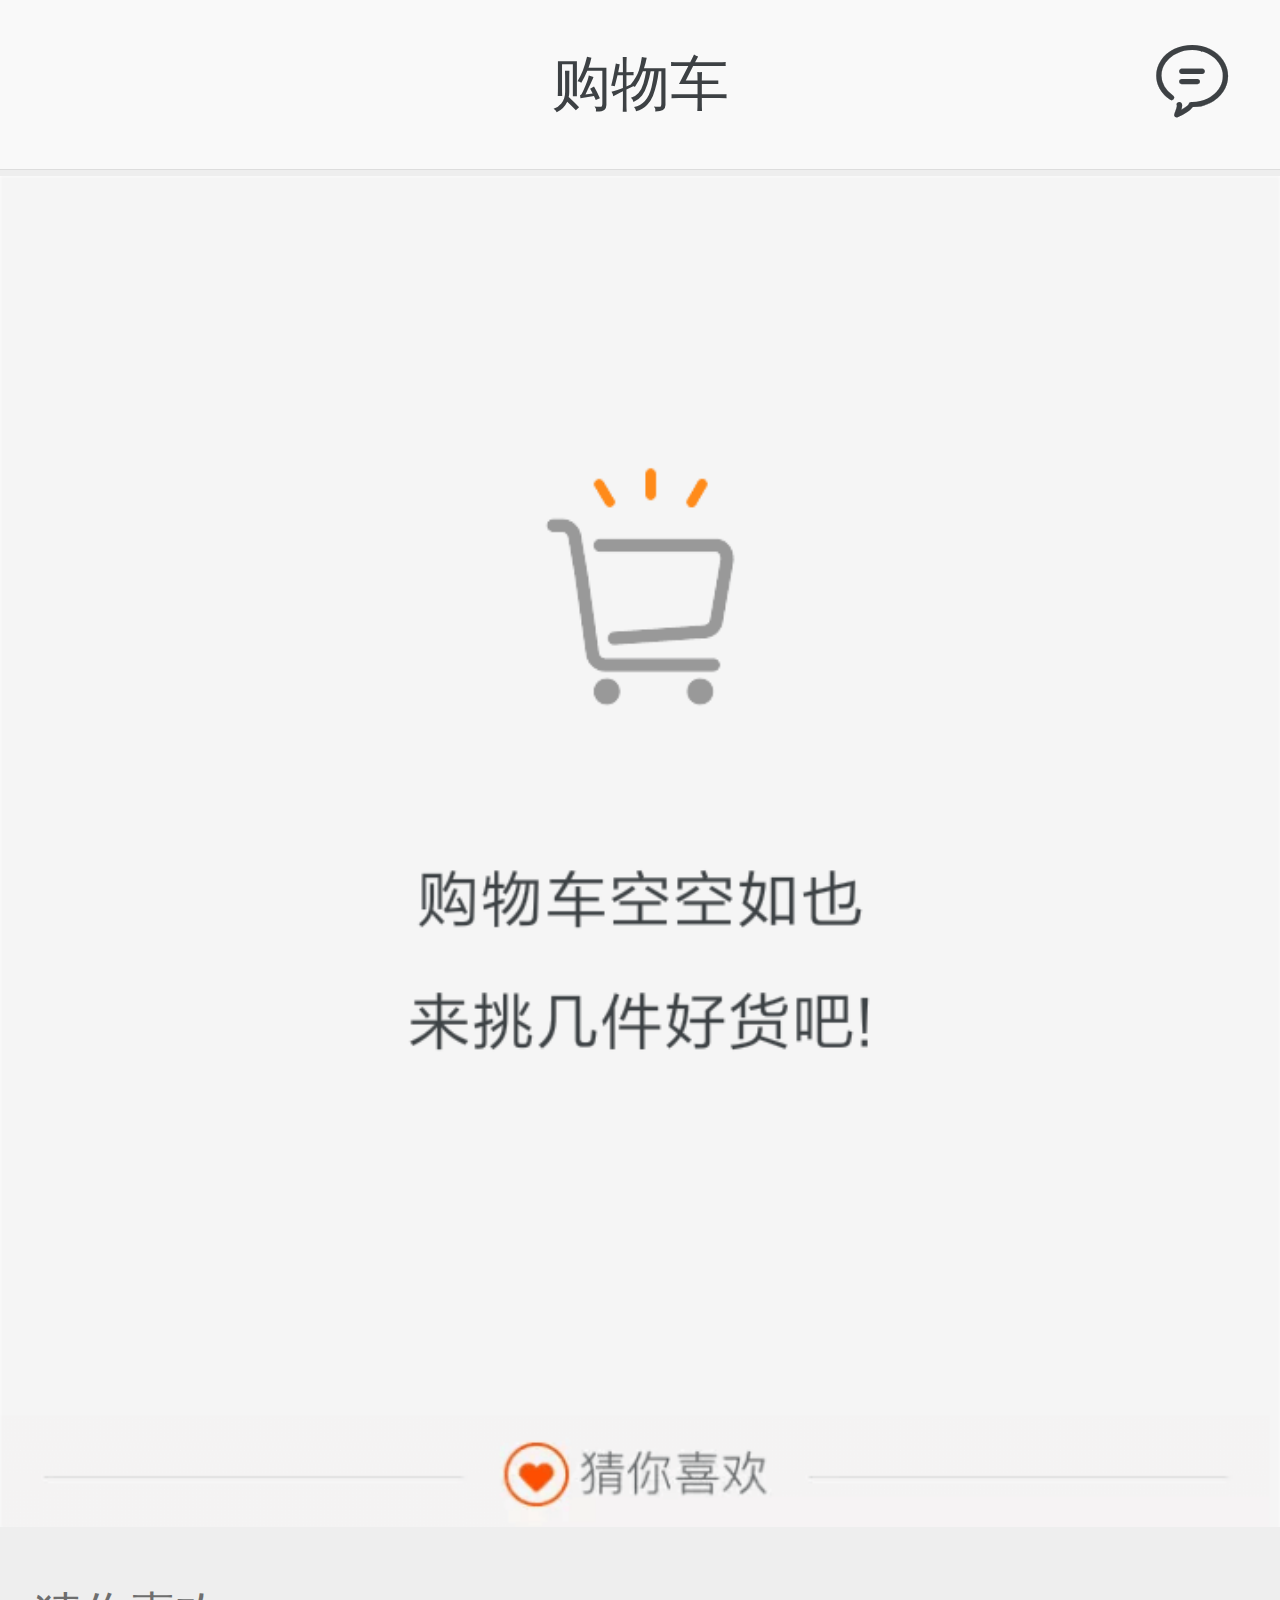
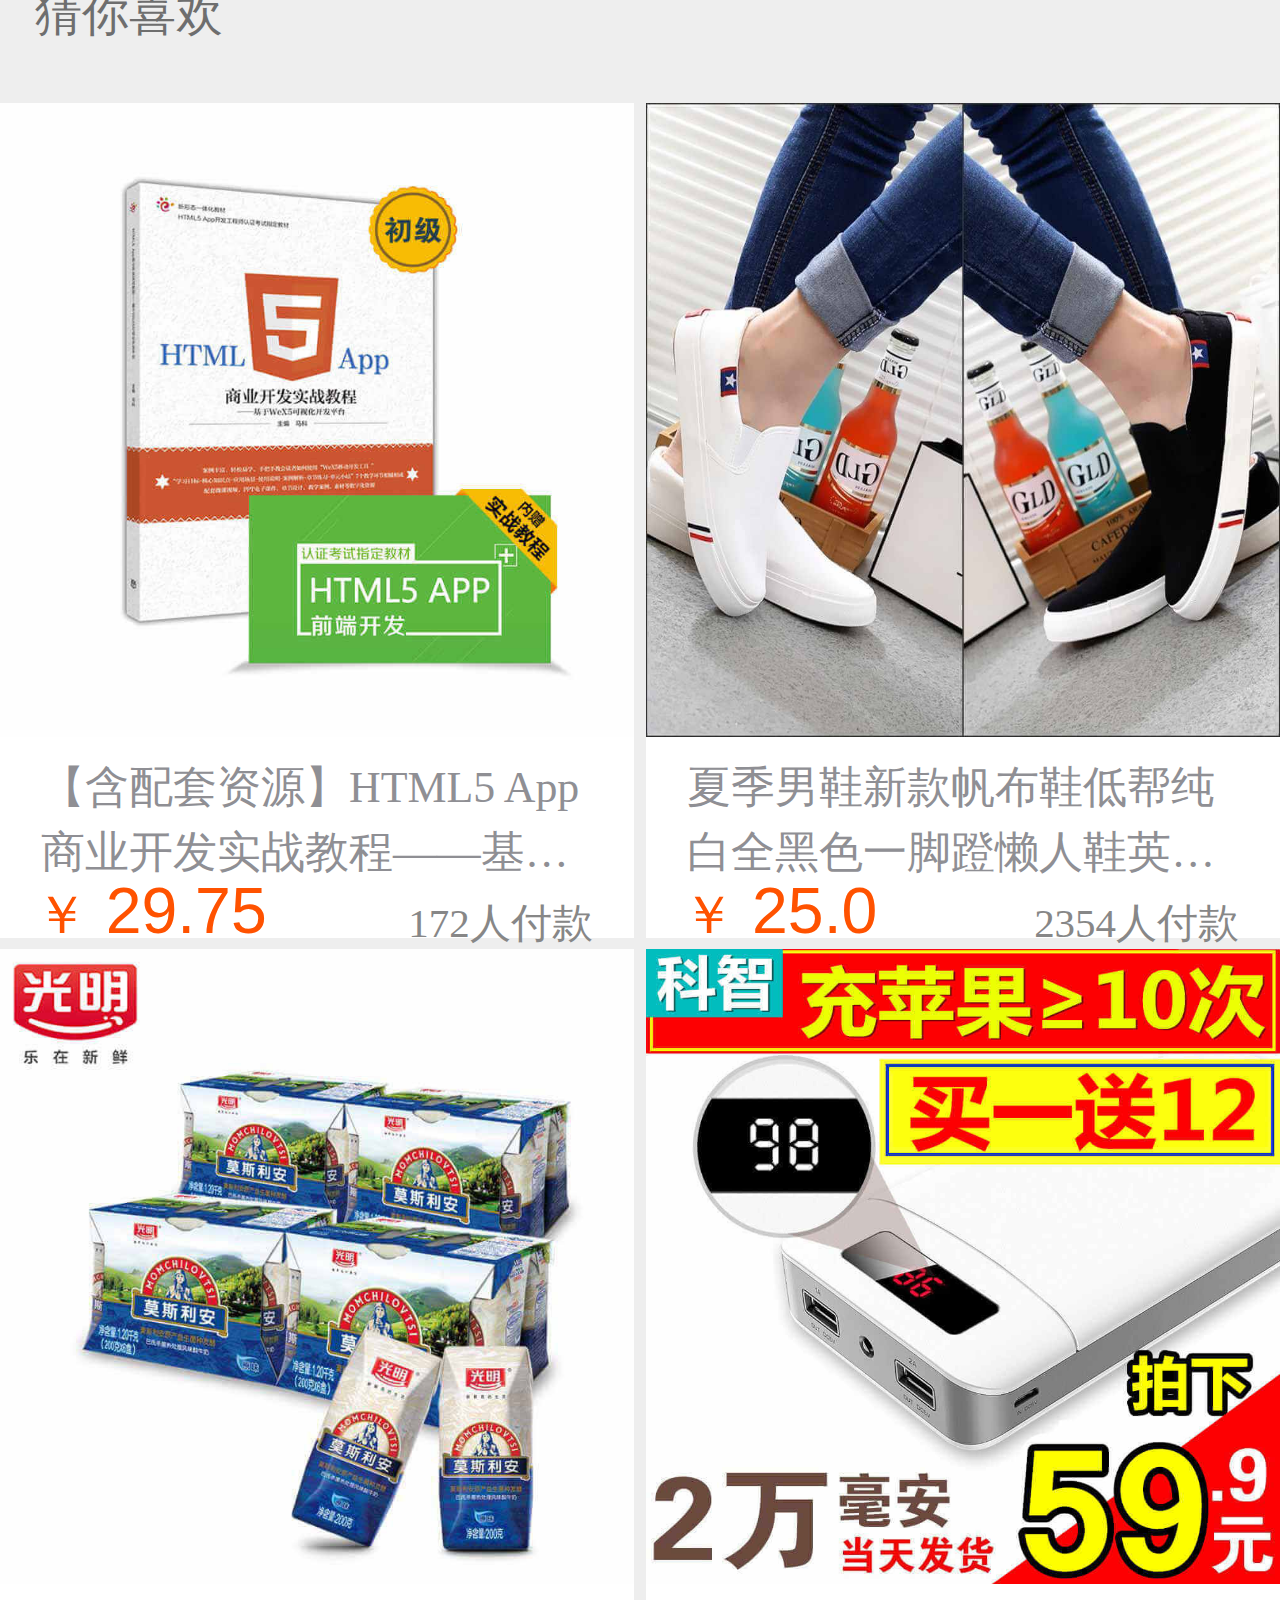
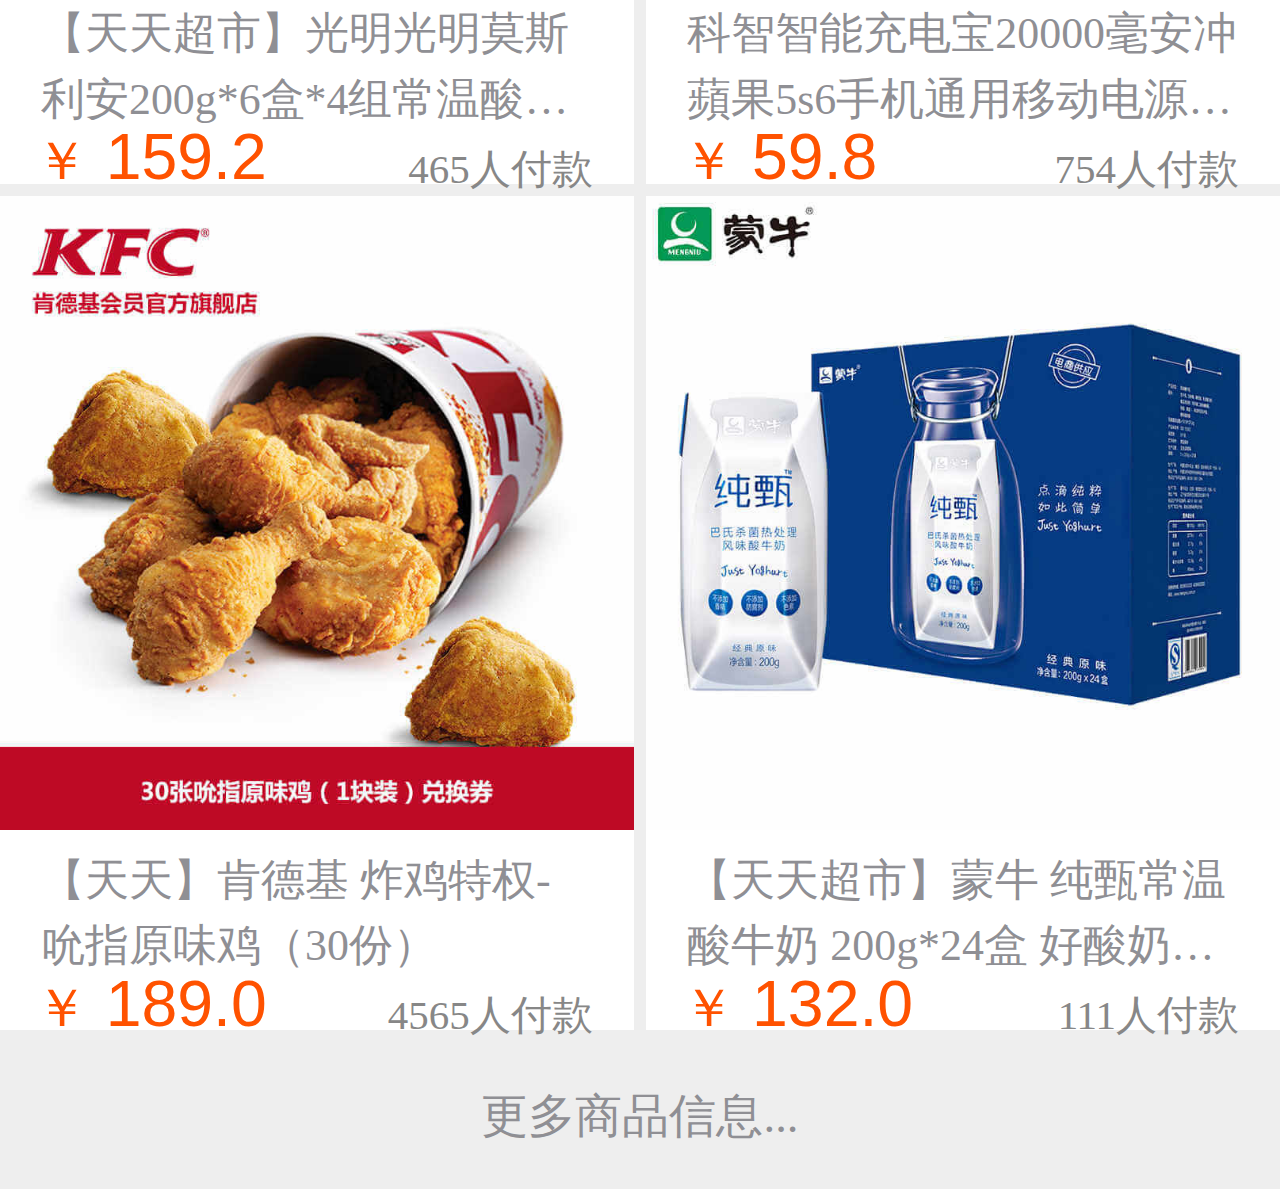
<file: html/cart.html>
<!doctype html>
<html>

	<head>
		<meta charset="UTF-8">
		<title>购物车</title>
		<meta name="viewport" content="width=device-width,initial-scale=1,minimum-scale=1,maximum-scale=1,user-scalable=no" />
		<link href="../css/mui.min.css" rel="stylesheet" />
		<link rel="stylesheet" href="../css/icons-extra.css" />
    	<link rel="stylesheet" type="text/css" href="../css/iconfont.css"/>
    	<link rel="stylesheet" href="../css/commen.css" type="text/css"/>
		<link rel="stylesheet" type="text/css" href="../css/cart.css"/>
    	<script src="../js/commen.js"></script>
	</head>

	<body>
		<div class="mui-content">
			<!--头部标题-->
		    <header class="mui-text-center">购物车
		        <span class="iconfont icon-message"></span>
		    </header>
		    <!--空购物车-->
		    <section class="empty-cart">
		    </section>
		    <!--猜你喜欢-->
		    <section class="love">
		    	<div class="love-title">猜你喜欢</div>
		    	<ul class="love-list">
		    		<li class="fleft mbottom">
						<a href="">
							<img src="../img/home-love1.jpg"/>
							<p class="mui-ellipsis-2">【含配套资源】HTML5 App商业开发实战教程——基于WeX5可视化开发平台-马科HTML5 App开发工程师认证考试指定教材 (本书为一本)</p>
							<span><i>￥</i>29.75</span><span class="paynum">172人付款</span>
						</a>
					</li>
					<li class="fright mbottom">
						<a href="">
							<img src="../img/home-love2.jpg"/>
							<p>夏季男鞋新款帆布鞋低帮纯白全黑色一脚蹬懒人鞋英伦潮流男士布鞋</p>
							<span><i>￥</i>25.0</span><span class="paynum">2354人付款</span>
						</a>
					</li>
					<li class="fleft mbottom">
						<a href="">
							<img src="../img/home-love3.jpg"/>
							<p>【天天超市】光明光明莫斯利安200g*6盒*4组常温酸奶量贩更优惠</p>
							<span><i>￥</i>159.2</span><span class="paynum">465人付款</span>
						</a>
					</li>
					<li class="fright mbottom">
						<a href="">
							<img src="../img/home-love4.jpg"/>
							<p>科智智能充电宝20000毫安冲蘋果5s6手机通用移动电源超薄正品专用</p>
							<span><i>￥</i>59.8</span><span class="paynum">754人付款</span>
						</a>
					</li>
					<li class="fleft mbottom">
						<a href="">
							<img src="../img/home-love5.jpg"/>
							<p>【天天】肯德基 炸鸡特权-吮指原味鸡（30份）</p>
							<span><i>￥</i>189.0</span><span class="paynum">4565人付款</span>
						</a>
					</li>
					<li class="fright mbottom">
						<a href="">
							<img src="../img/home-love6.jpg"/>
							<p>【天天超市】蒙牛 纯甄常温酸牛奶 200g*24盒 好酸奶不添加</p>
							<span><i>￥</i>132.0</span><span class="paynum">111人付款</span>
						</a>
					</li>
		    	</ul>
		    </section>
			<!--更多...-->
			<section class="bottom">
				更多商品信息...
			</section>
		</div>
		<script src="../js/mui.min.js"></script>
		<script type="text/javascript">
			mui.init(
				
			);
		</script>
	</body>

</html>
</file>
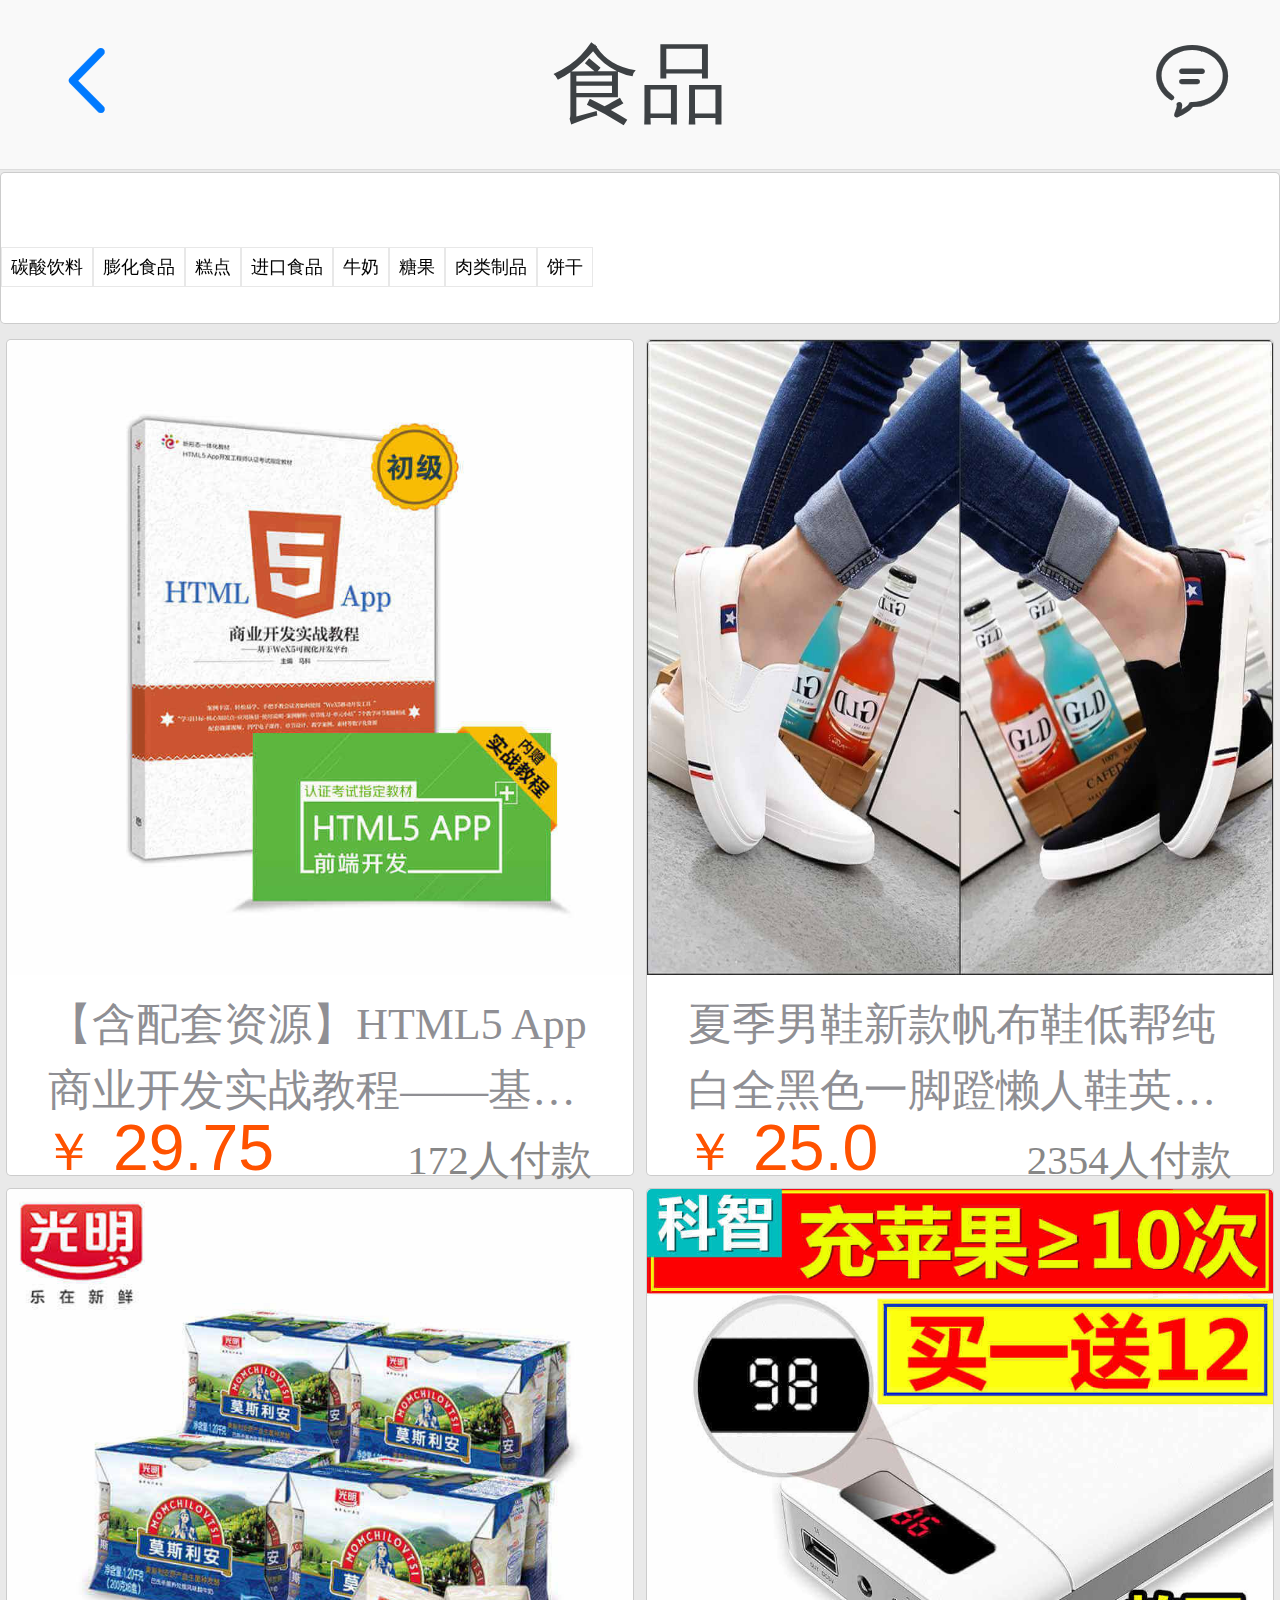
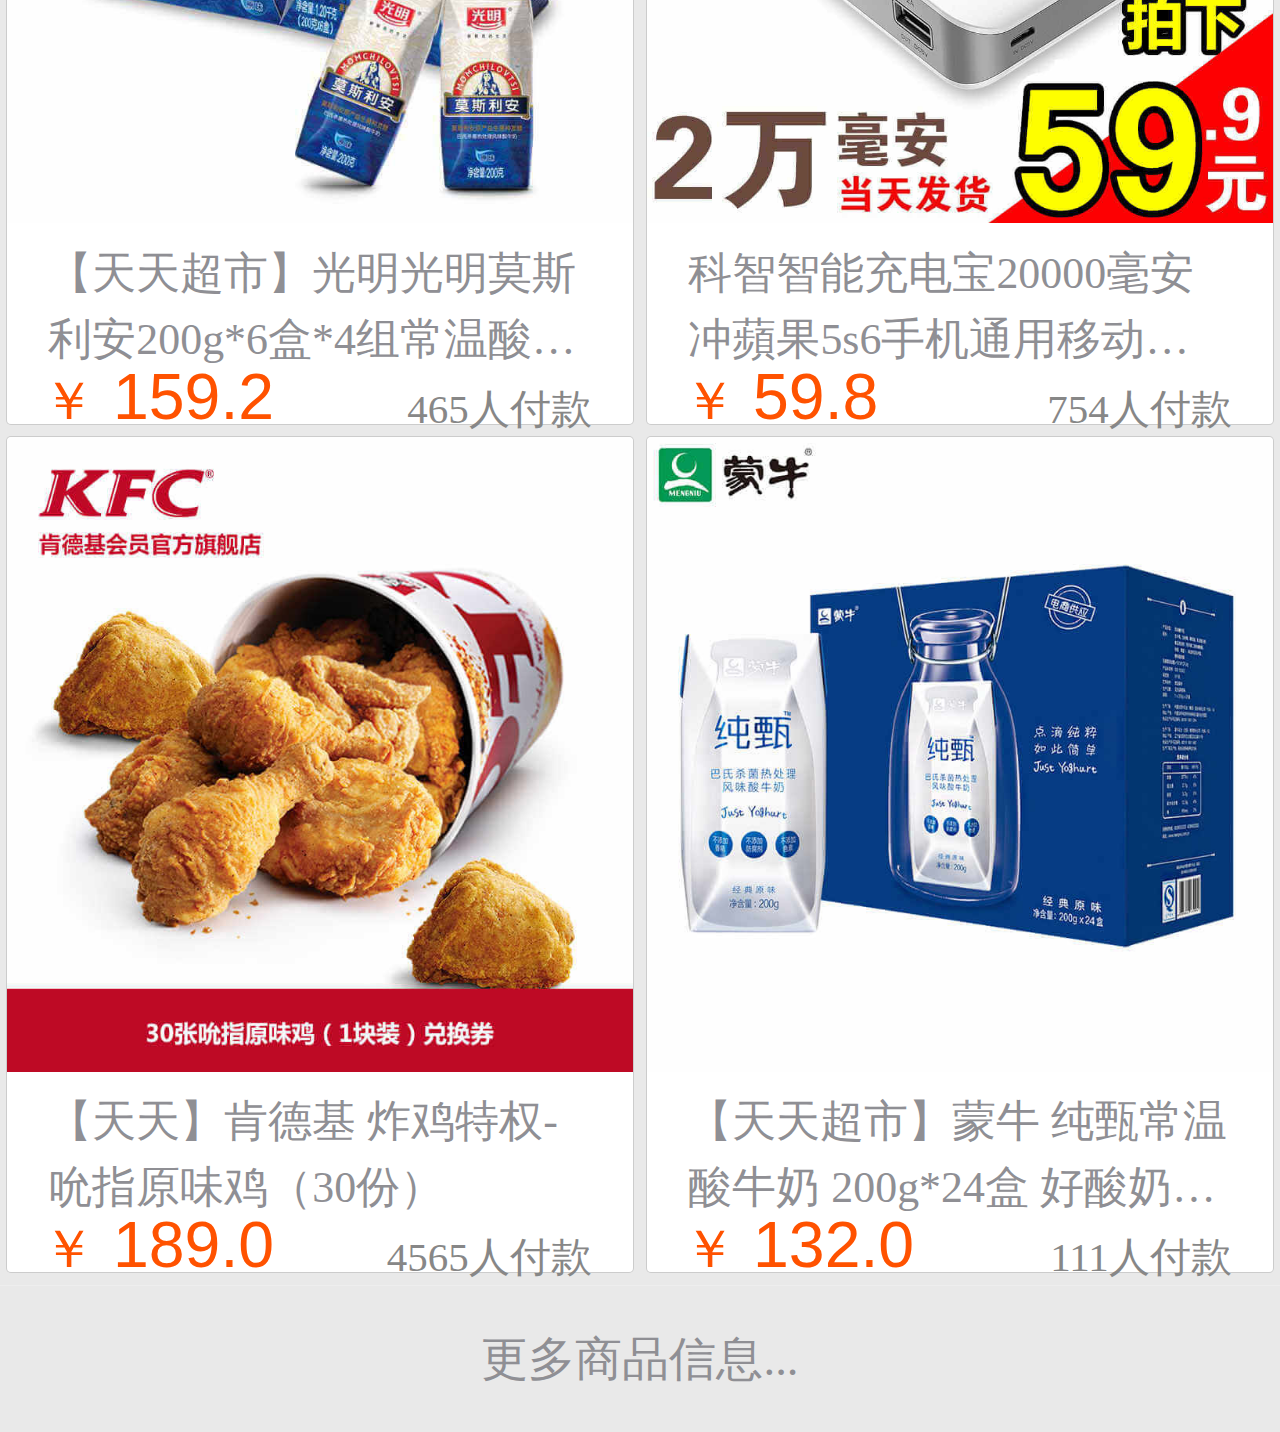
<file: html/goodlist.html>
<!doctype html>
<html>

	<head>
		<meta charset="UTF-8">
		<title>首页</title>
		<meta name="viewport" content="width=device-width,initial-scale=1,minimum-scale=1,maximum-scale=1,user-scalable=no" />
		<link rel="stylesheet" type="text/css" href="../css/mui.min.css" />
		<link rel="stylesheet" href="../css/icons-extra.css" />
		<link rel="stylesheet" type="text/css" href="../css/iconfont.css" />
		<link rel="stylesheet" href="../css/iconfont1.css" />
		<link rel="stylesheet" href="../css/commen.css" type="text/css" />
		<link rel="stylesheet" type="text/css" href="../css/category.css" />
		<script src="../js/commen.js"></script>
		<script type="text/javascript" src="../js/jquery-3.1.0.min.js" ></script>
	</head>

	<body>
		<div class="mui-content">

			<!--头部标题-->
			<header class="mui-text-center">
				<span><a href="home.html"><i class="iconfont icon-back"></i></a></span> 食品
				<span class="iconfont icon-message"></span>
				
			</header>
			<section class="secondtitle">
				<div class="mui-scroll-wrapper">
					<div class="mui-scroll">
						<div class="ttt">
						</div>
					</div>
				</div>
			</section>
			<!--猜你喜欢-->
			<section class="category">
		<!--	<div class="category-title">猜你喜欢</div>-->
				<ul class="category-list">
					<li class="fleft mbottom">
						<a href="">
							<img src="../img/home-love1.jpg" />
							<p class="mui-ellipsis-2">【含配套资源】HTML5 App商业开发实战教程——基于WeX5可视化开发平台-马科HTML5 App开发工程师认证考试指定教材 (本书为一本)</p>
							<span><i>￥</i>29.75</span><span class="paynum">172人付款</span>

						</a>
					</li>
					<li class="fright mbottom">
						<a href="">
							<img src="../img/home-love2.jpg" />
							<p>夏季男鞋新款帆布鞋低帮纯白全黑色一脚蹬懒人鞋英伦潮流男士布鞋</p>
							<span><i>￥</i>25.0</span><span class="paynum">2354人付款</span>
						</a>
					</li>
					<li class="fleft mbottom">
						<a href="">
							<img src="../img/home-love3.jpg" />
							<p>【天天超市】光明光明莫斯利安200g*6盒*4组常温酸奶量贩更优惠</p>
							<span><i>￥</i>159.2</span><span class="paynum">465人付款</span>
						</a>
					</li>
					<li class="fright mbottom">
						<a href="">
							<img src="../img/home-love4.jpg" />
							<p>科智智能充电宝20000毫安冲蘋果5s6手机通用移动电源超薄正品专用</p>
							<span><i>￥</i>59.8</span><span class="paynum">754人付款</span>
						</a>
					</li>
					<li class="fleft mbottom">
						<a href="">
							<img src="../img/home-love5.jpg" />
							<p>【天天】肯德基 炸鸡特权-吮指原味鸡（30份）</p>
							<span><i>￥</i>189.0</span><span class="paynum">4565人付款</span>
						</a>
					</li>
					<li class="fright mbottom">
						<a href="">
							<img src="../img/home-love6.jpg" />
							<p>【天天超市】蒙牛 纯甄常温酸牛奶 200g*24盒 好酸奶不添加</p>
							<span><i>￥</i>132.0</span><span class="paynum">111人付款</span>
						</a>
					</li>
				</ul>
			</section>
			<!--更多...-->
			<section class="bottom">
				更多商品信息...
			</section>
		</div>
	</body>
	<script src="../js/mui.min.js"></script>
	<script type="text/javascript">
		var $=jQuery.noConflict();
		mui.init(

		);
		mui('.mui-scroll-wrapper').scroll({
			scrollX: true,
			scrollY: false,
			indicators: false,
			deceleration: 0.05 //阻尼系数,系数越小滑动越灵敏
		});
		mui.ajax('../json/goodCategory.json', {
			data: null,
			dataType: 'json', //服务器返回json格式数据
			type: 'get', //HTTP请求类型
			timeout: 2000, //超时时间设置为10秒；
			headers: {
				'Content-Type': 'application/json'
			},
			success: function(data) {
				
				if(data.food.category.length!=0){
					data.food.category.forEach(function(e,index){
					$(".ttt").append("<a href='"+e.url+"'>"+e.name+"</a>");
				});
				}else{
					
				}
			
				
			},
			error: function(xhr, type, errorThrown) {
				//异常处理；
				console.log(type);
			}
		});
	</script>

</html>
</file>
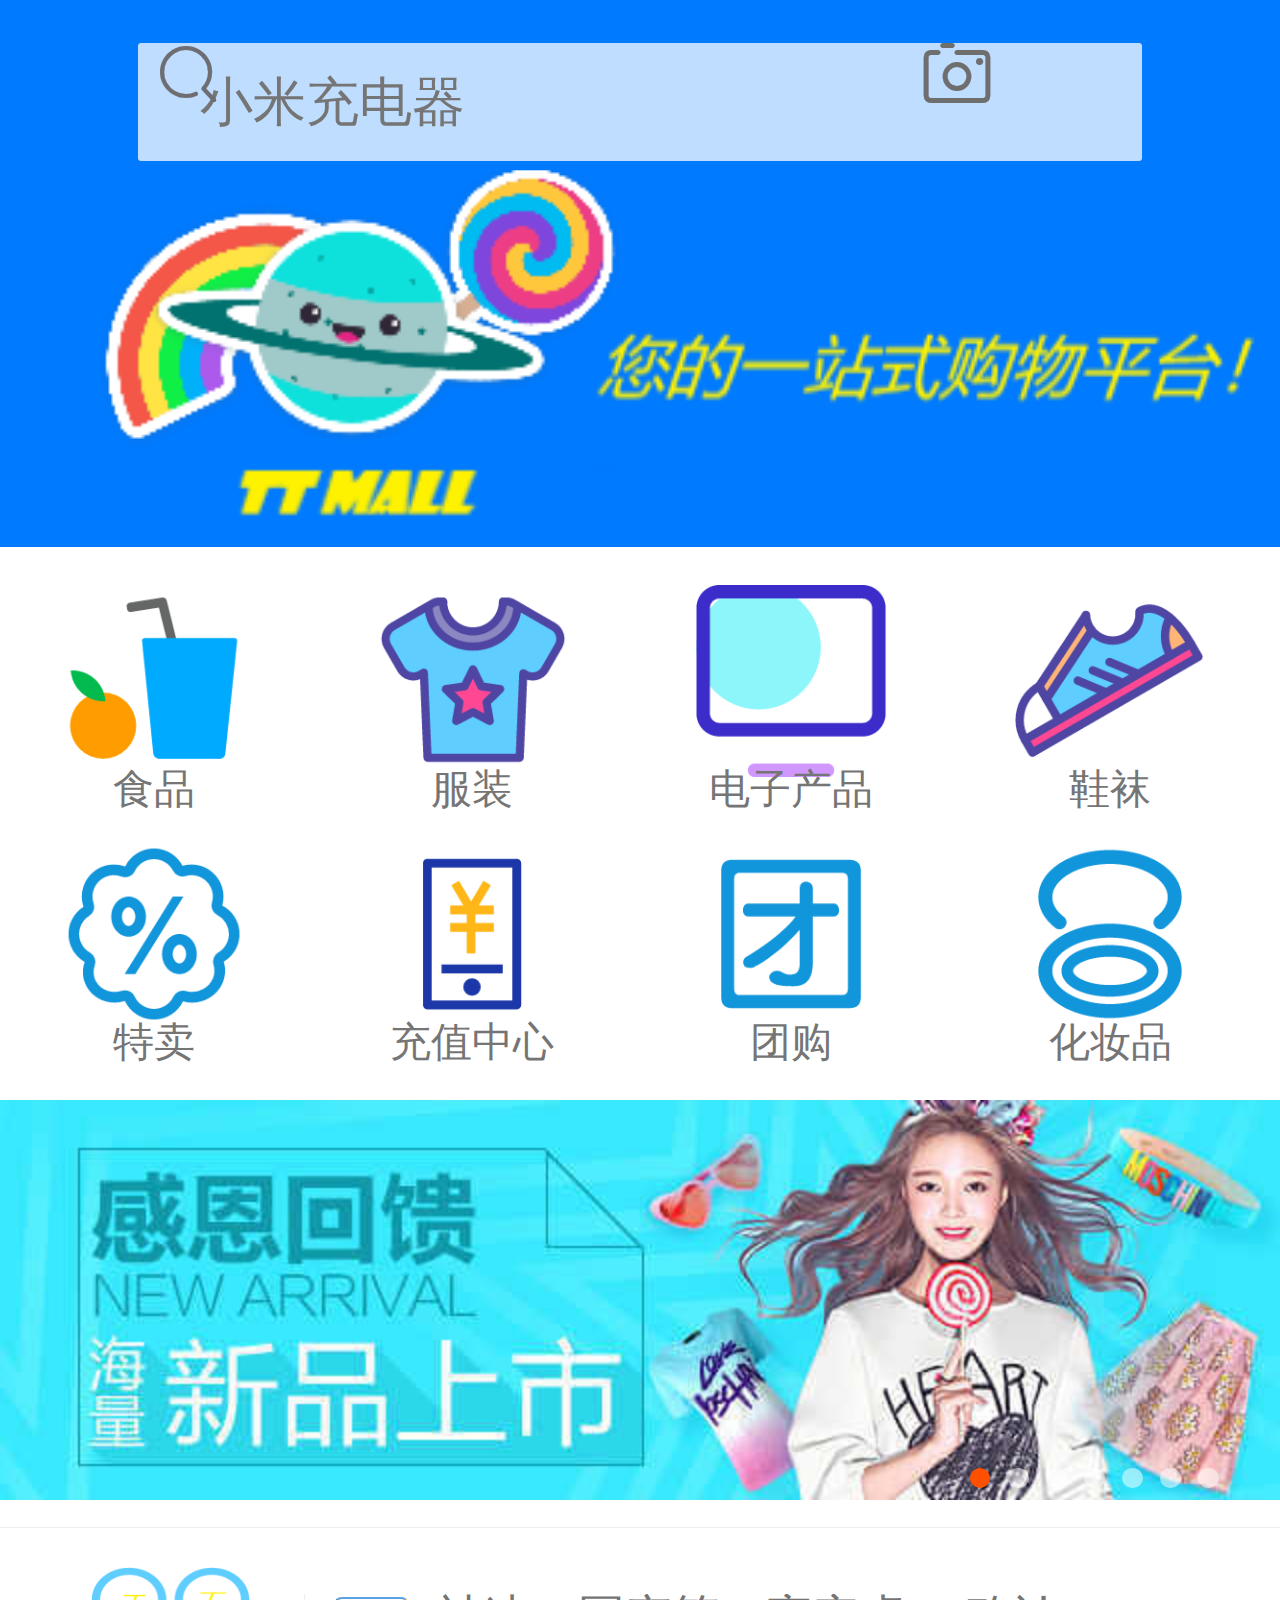
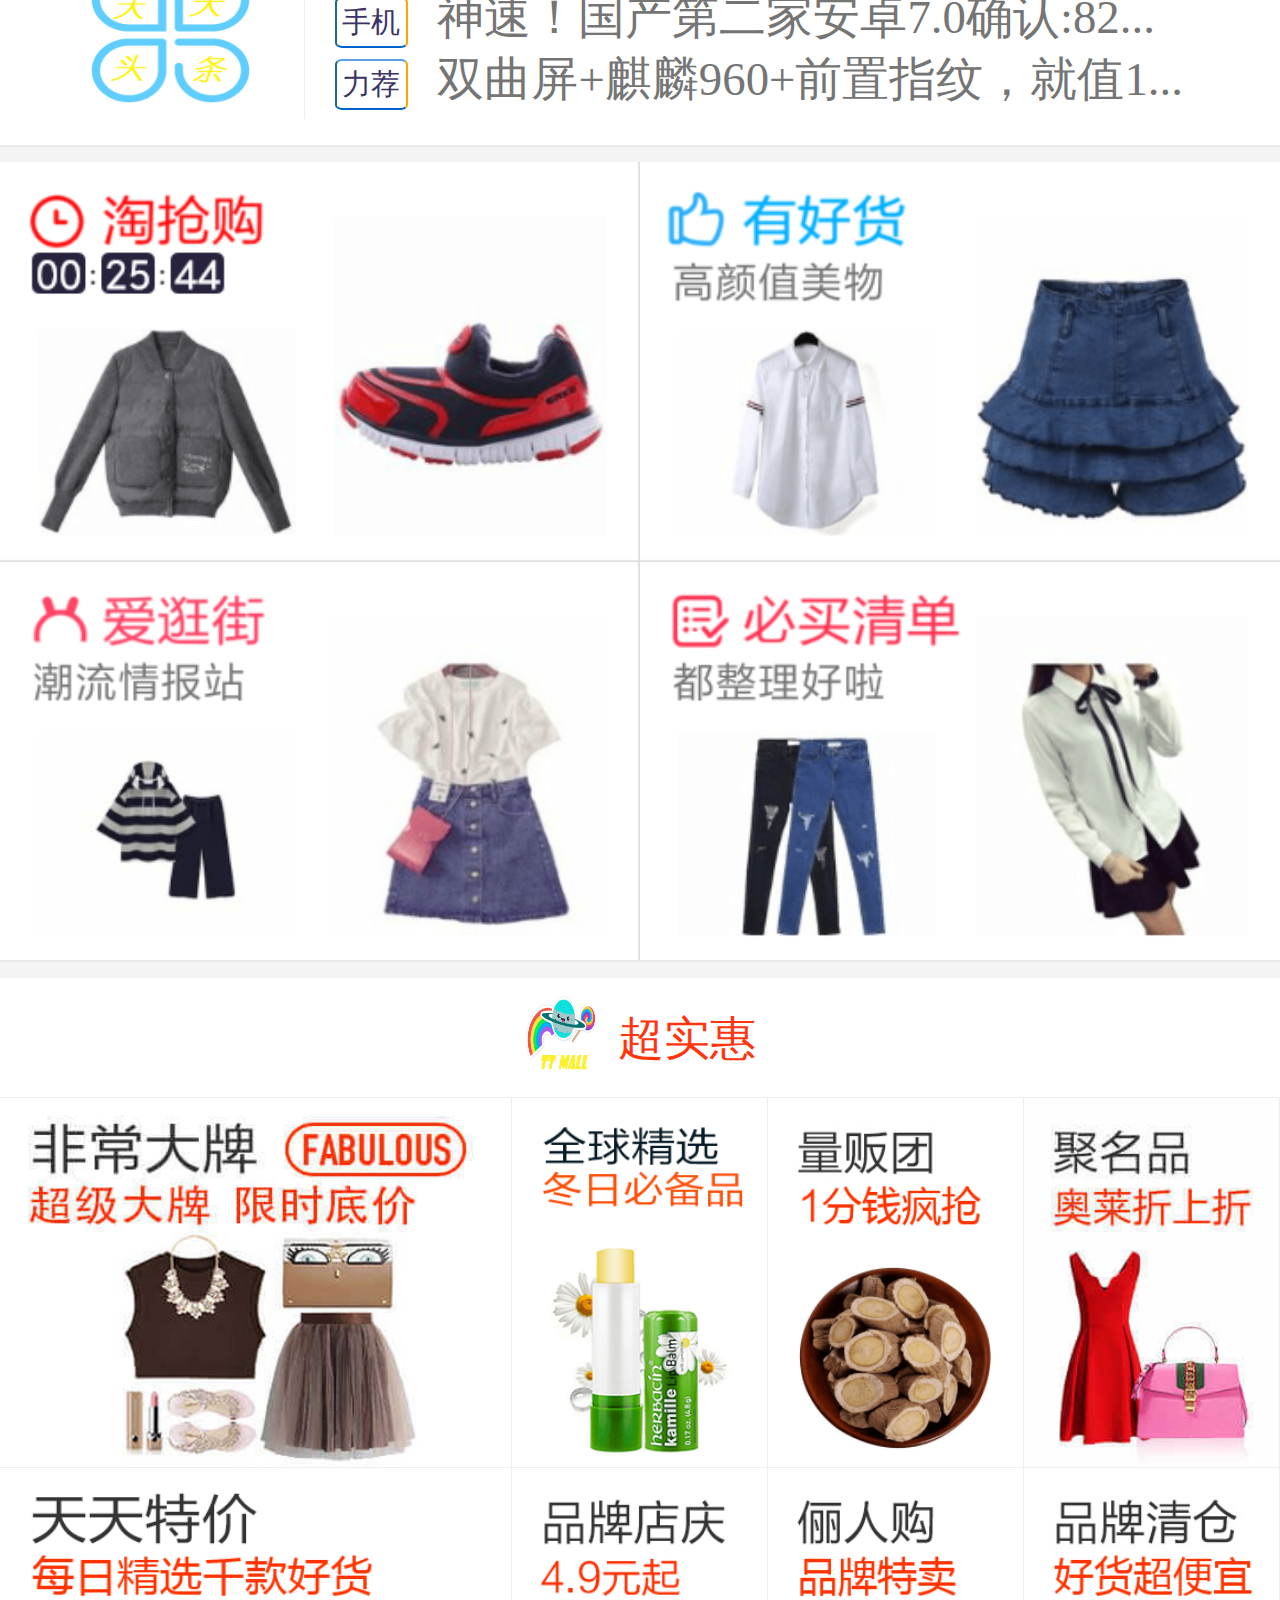
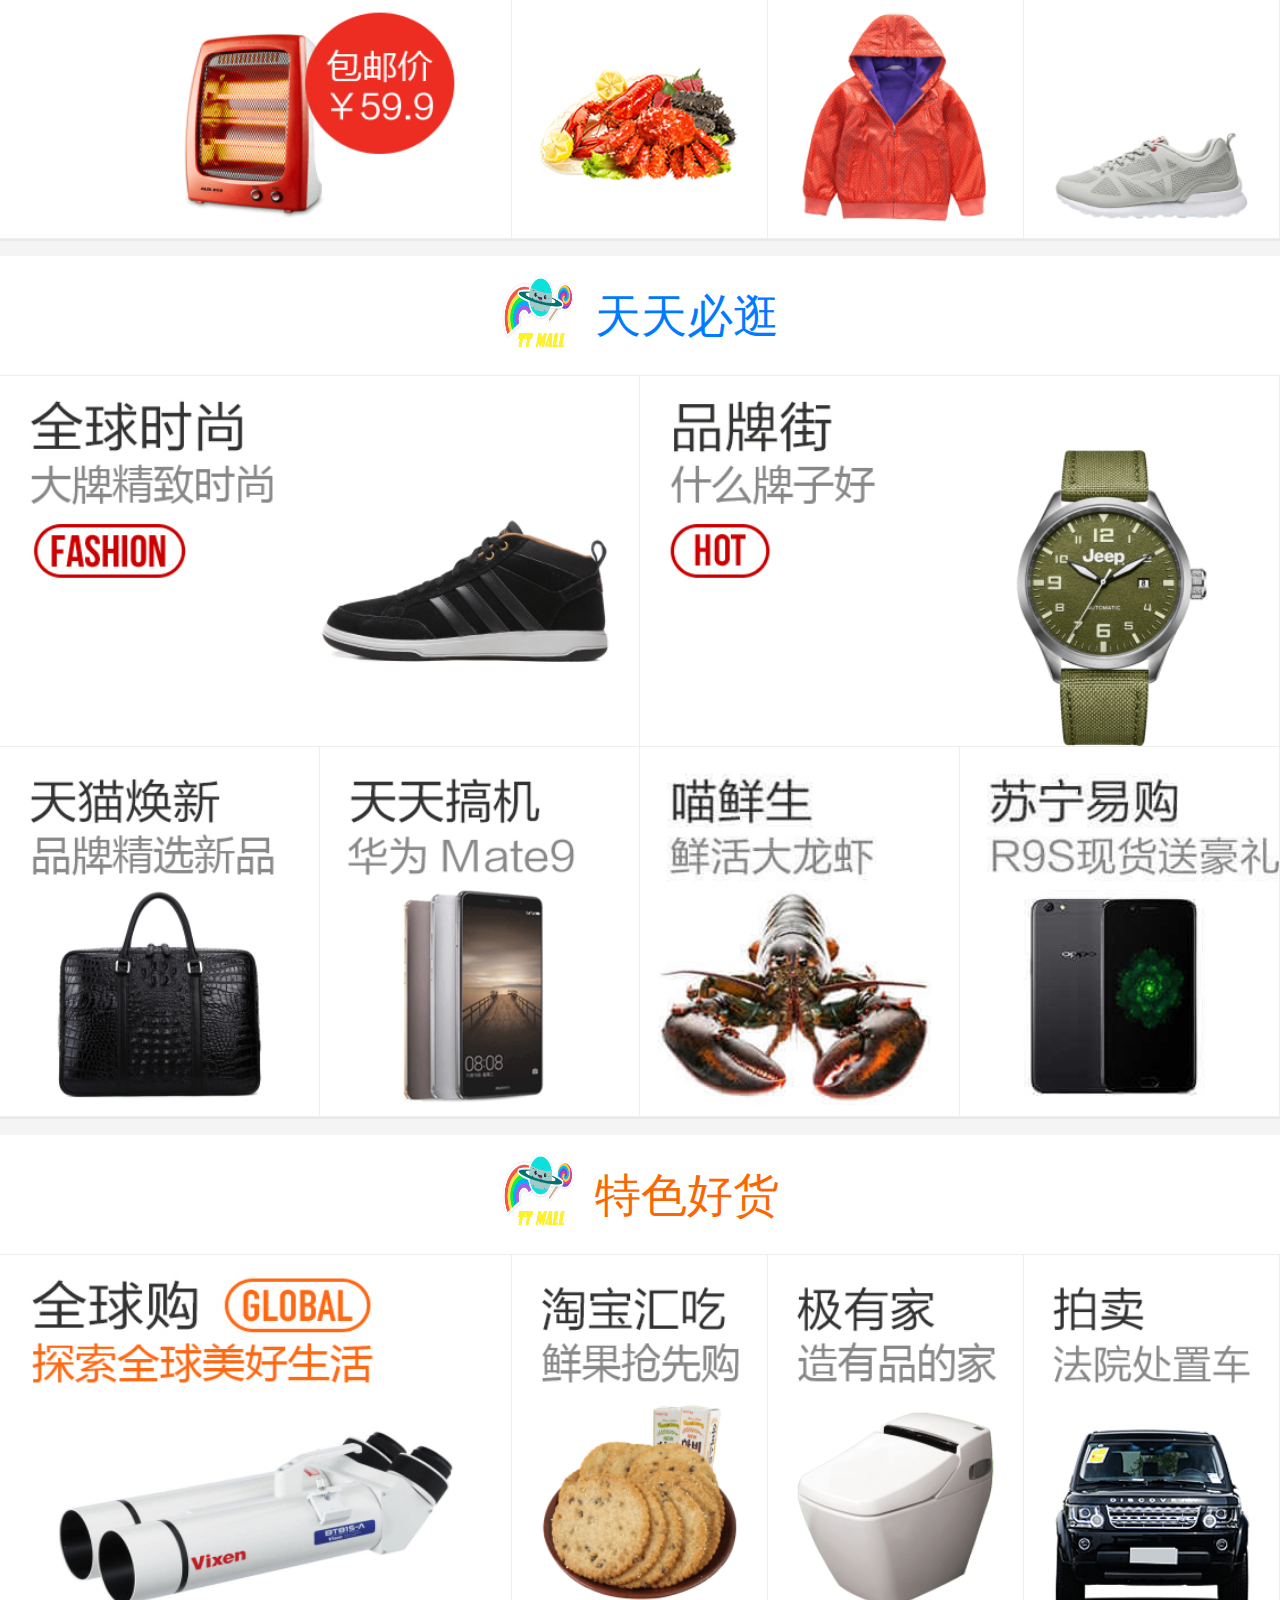
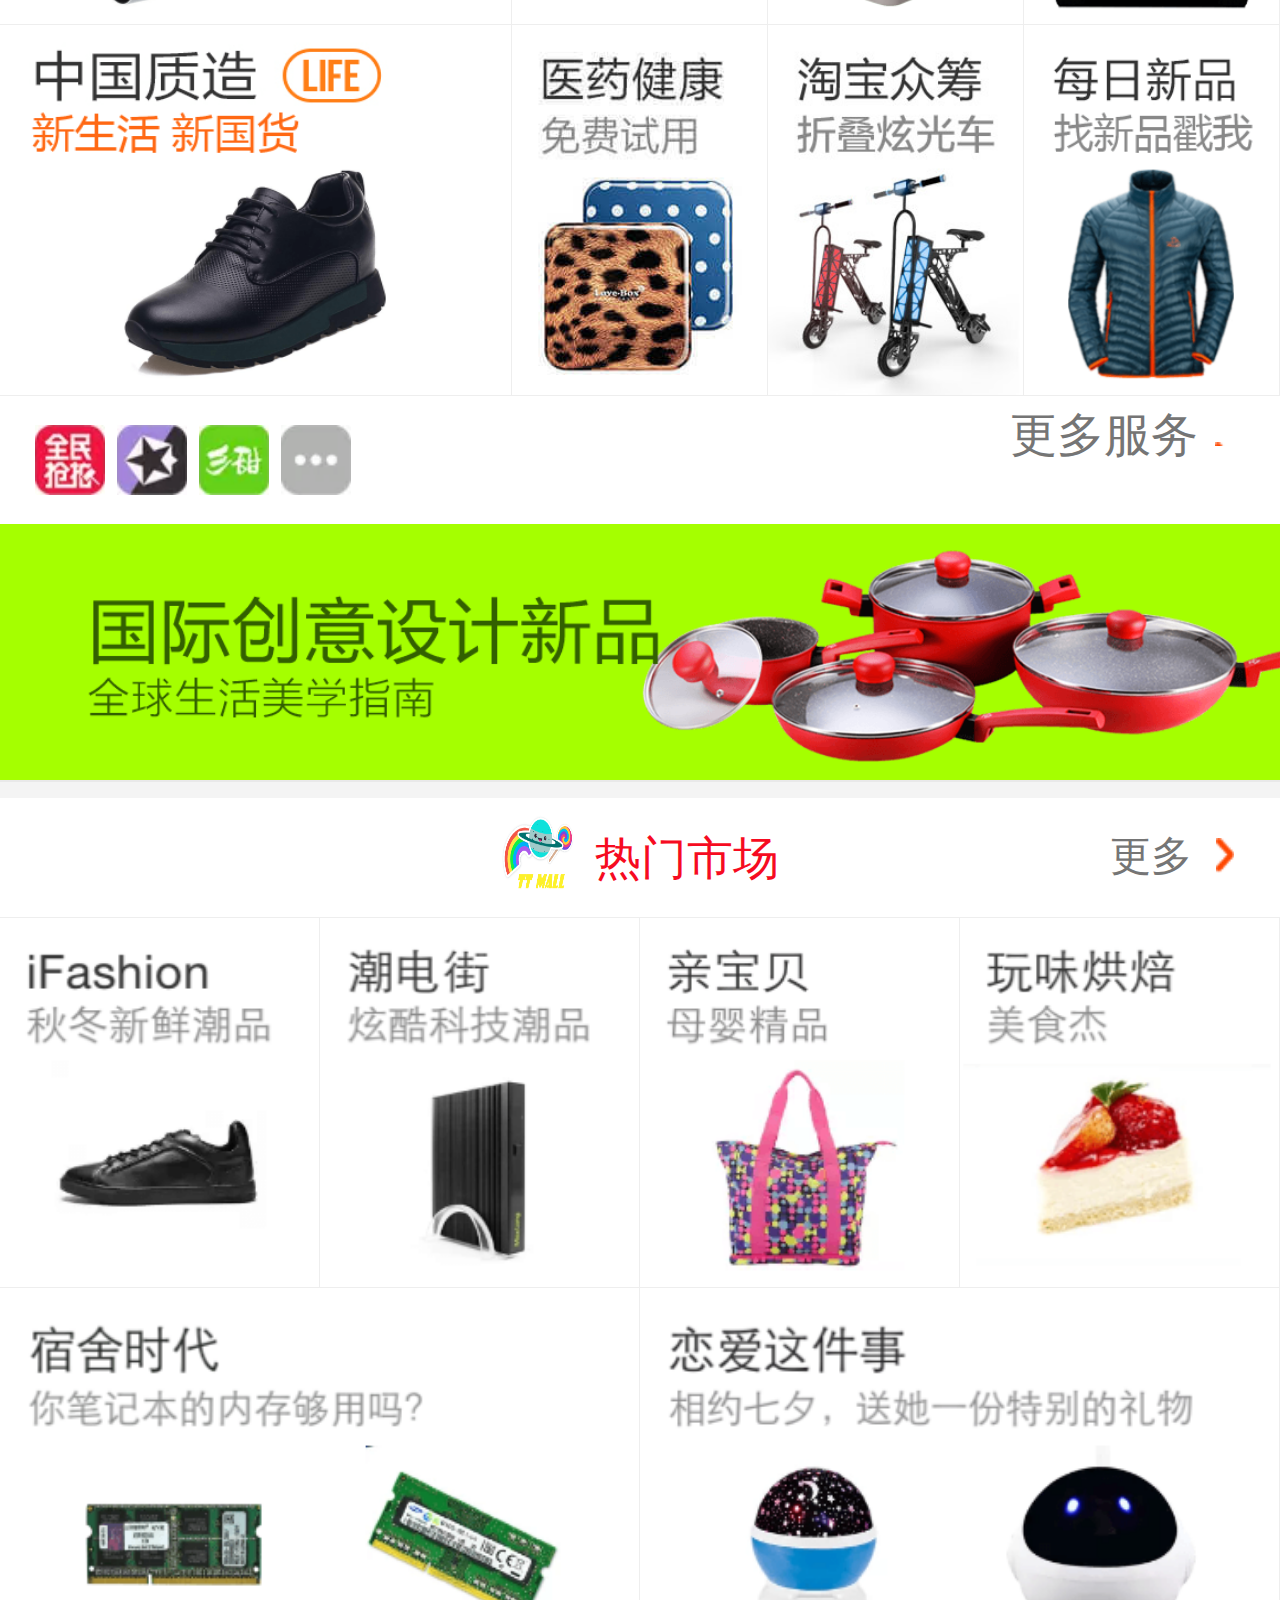
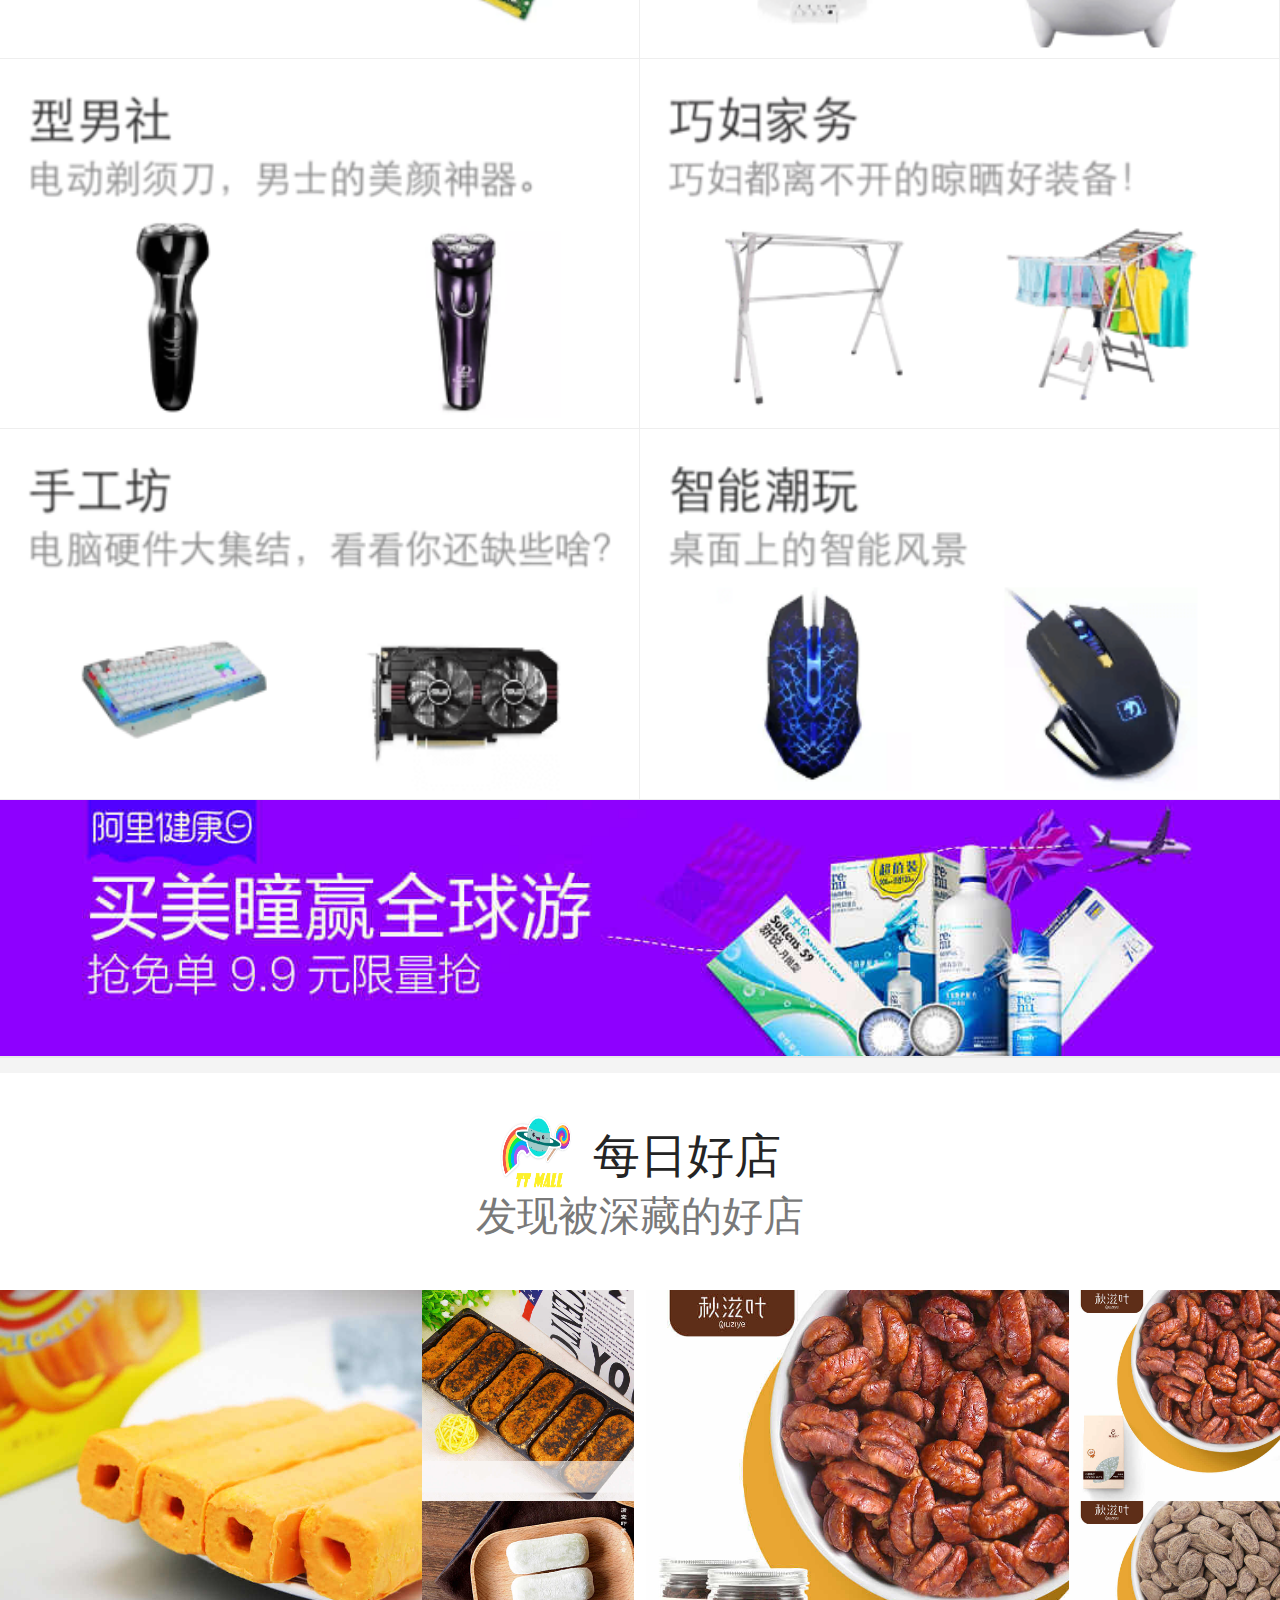
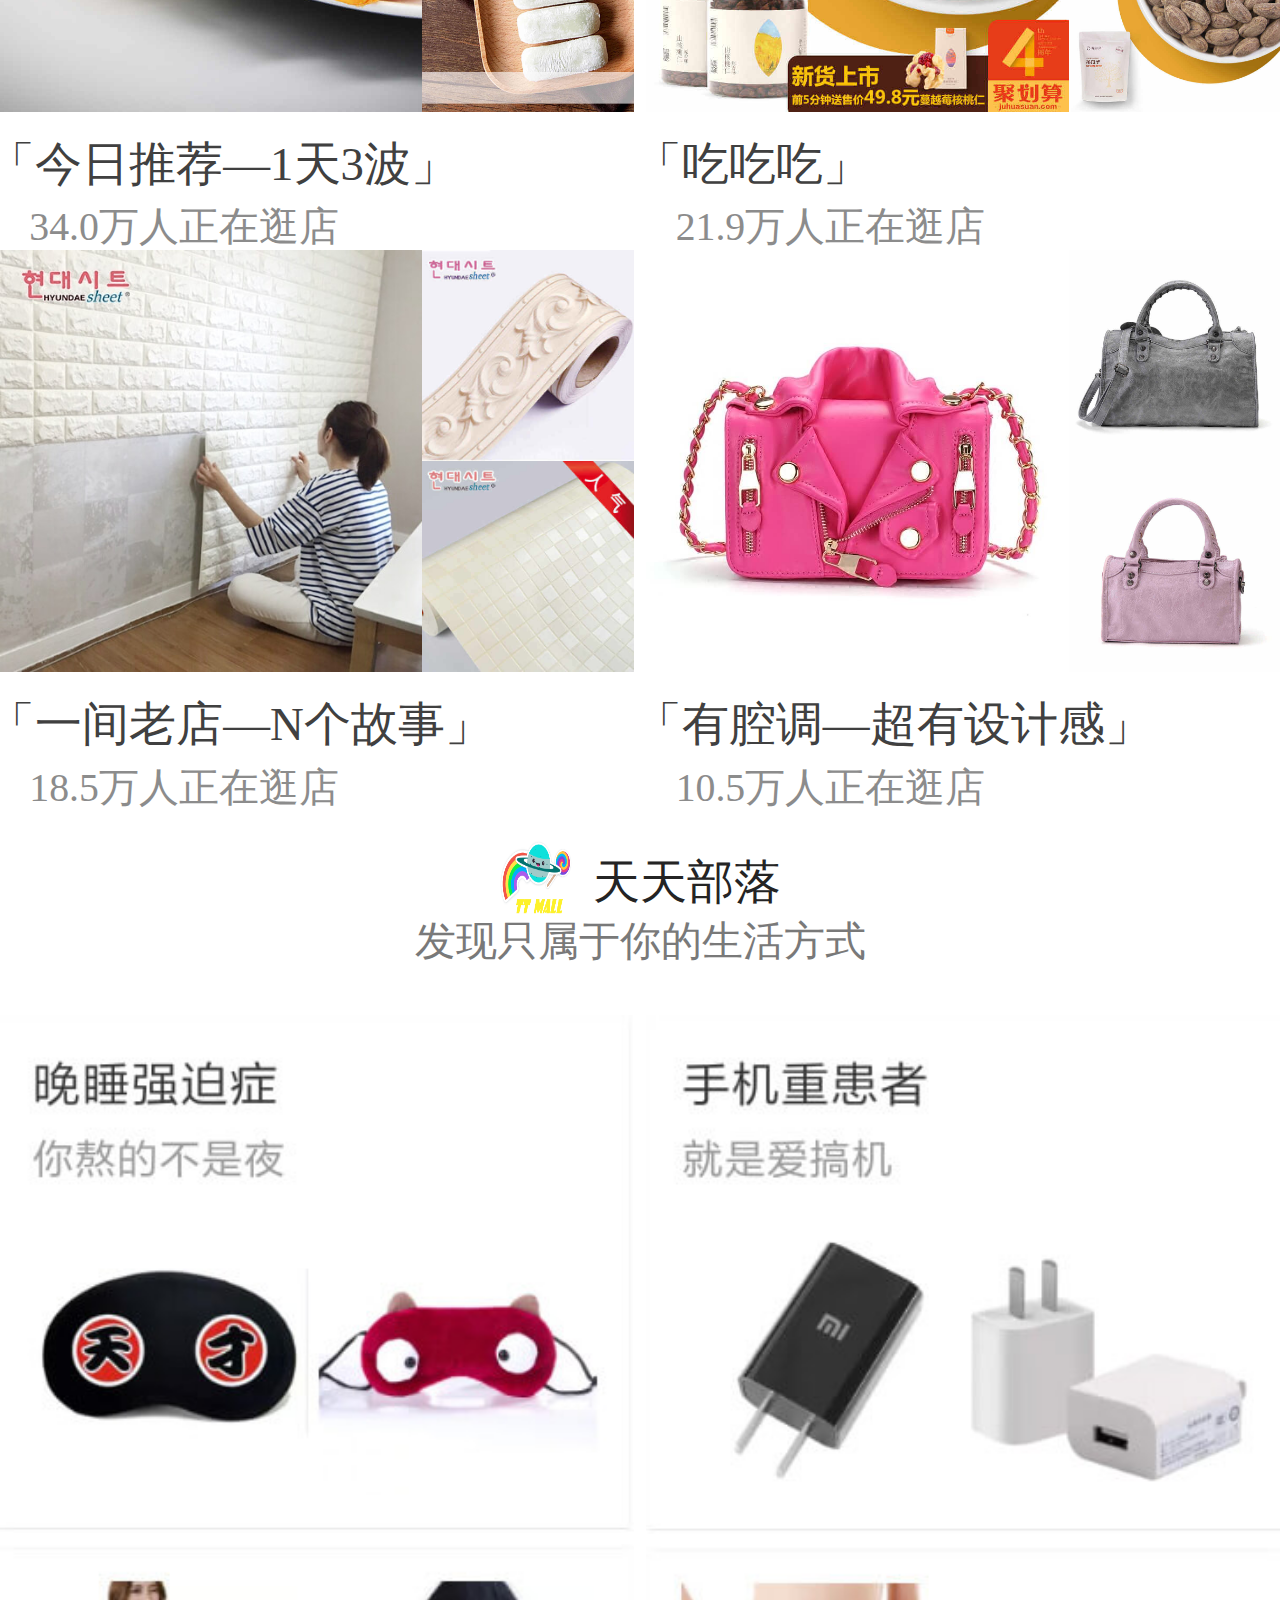
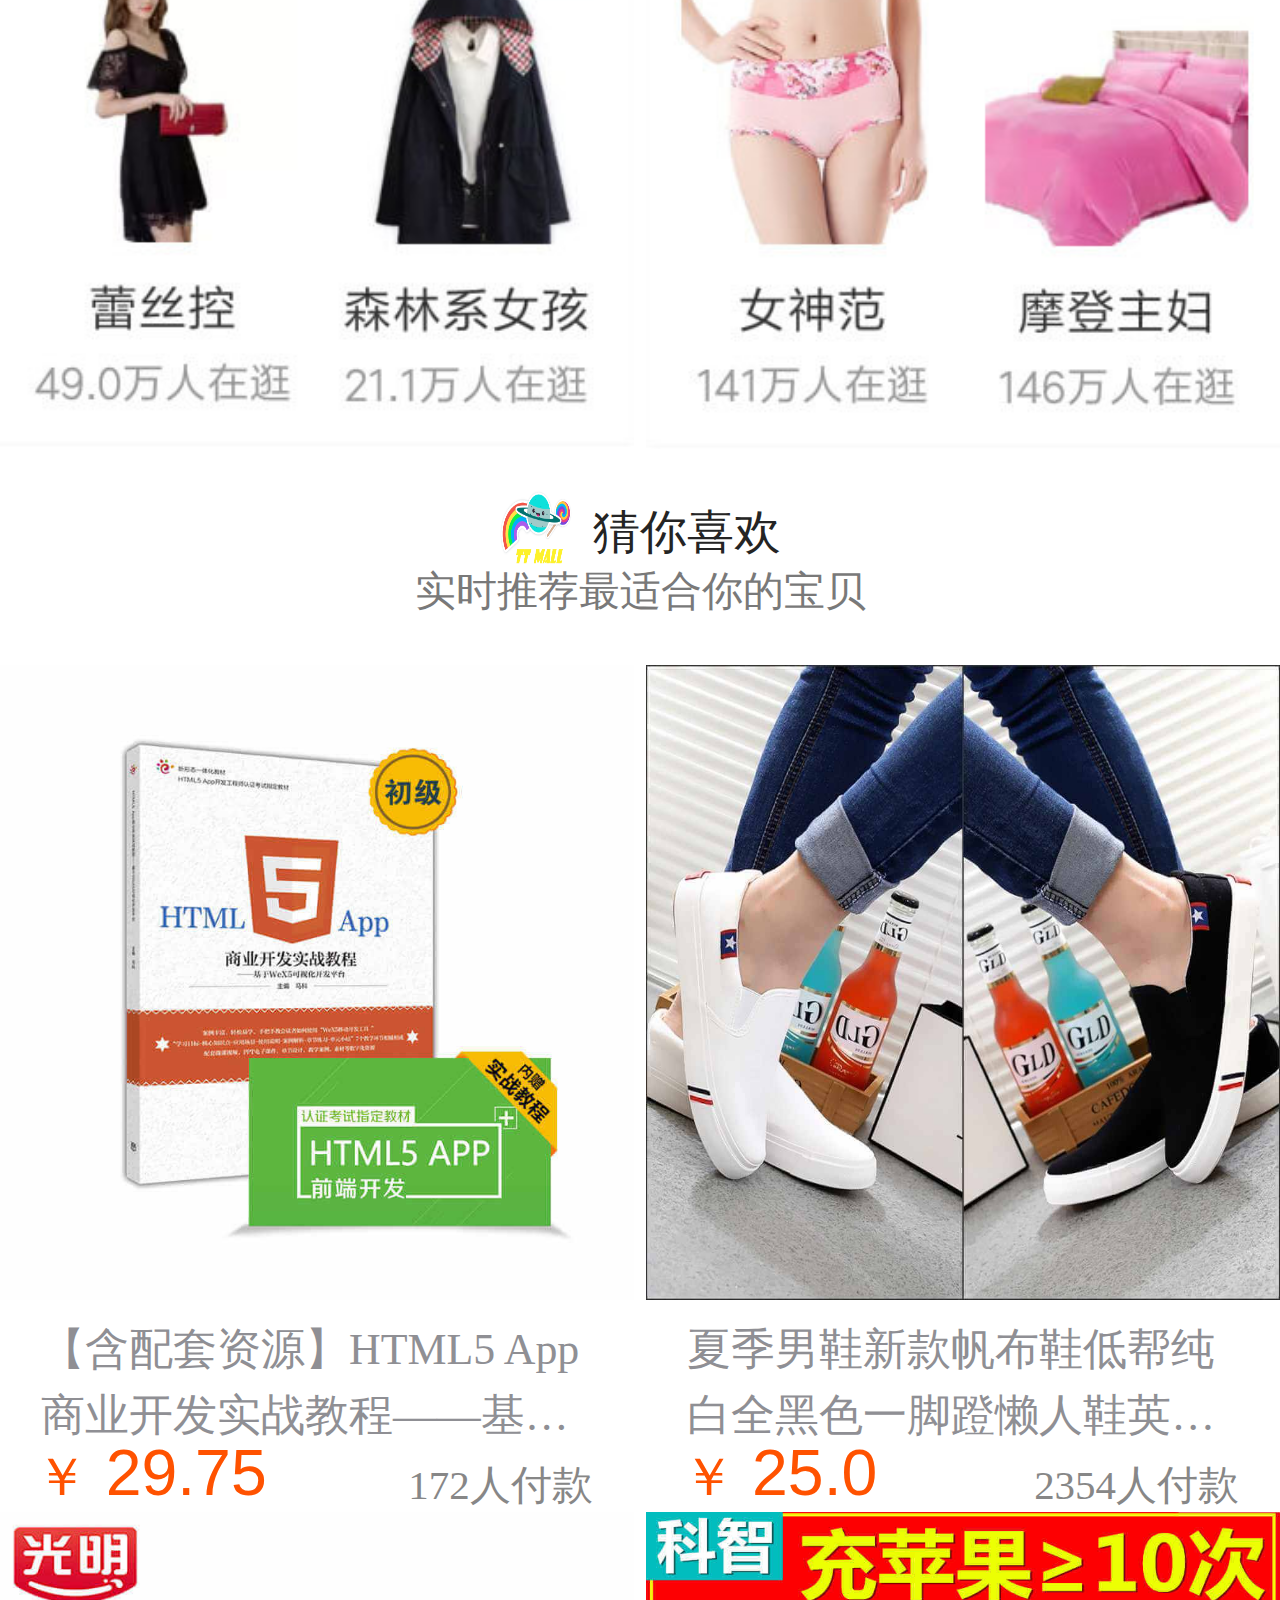
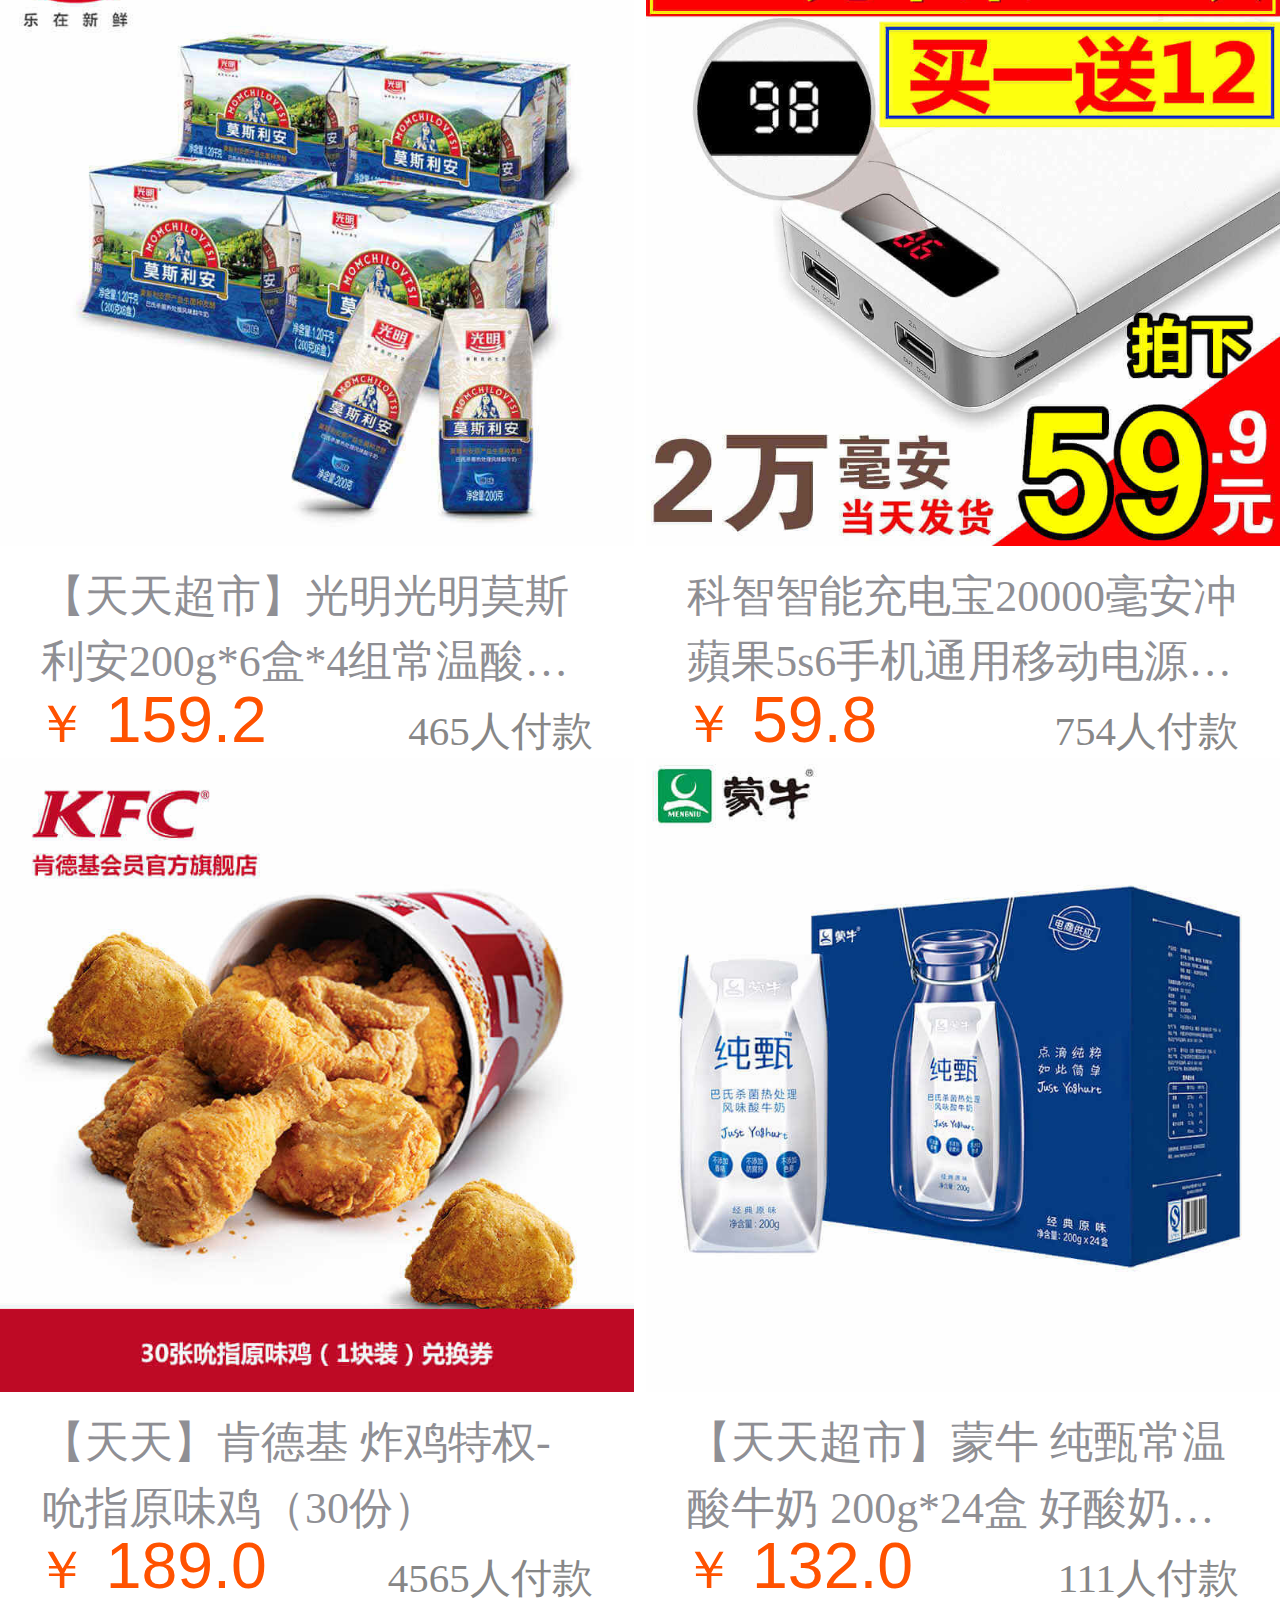
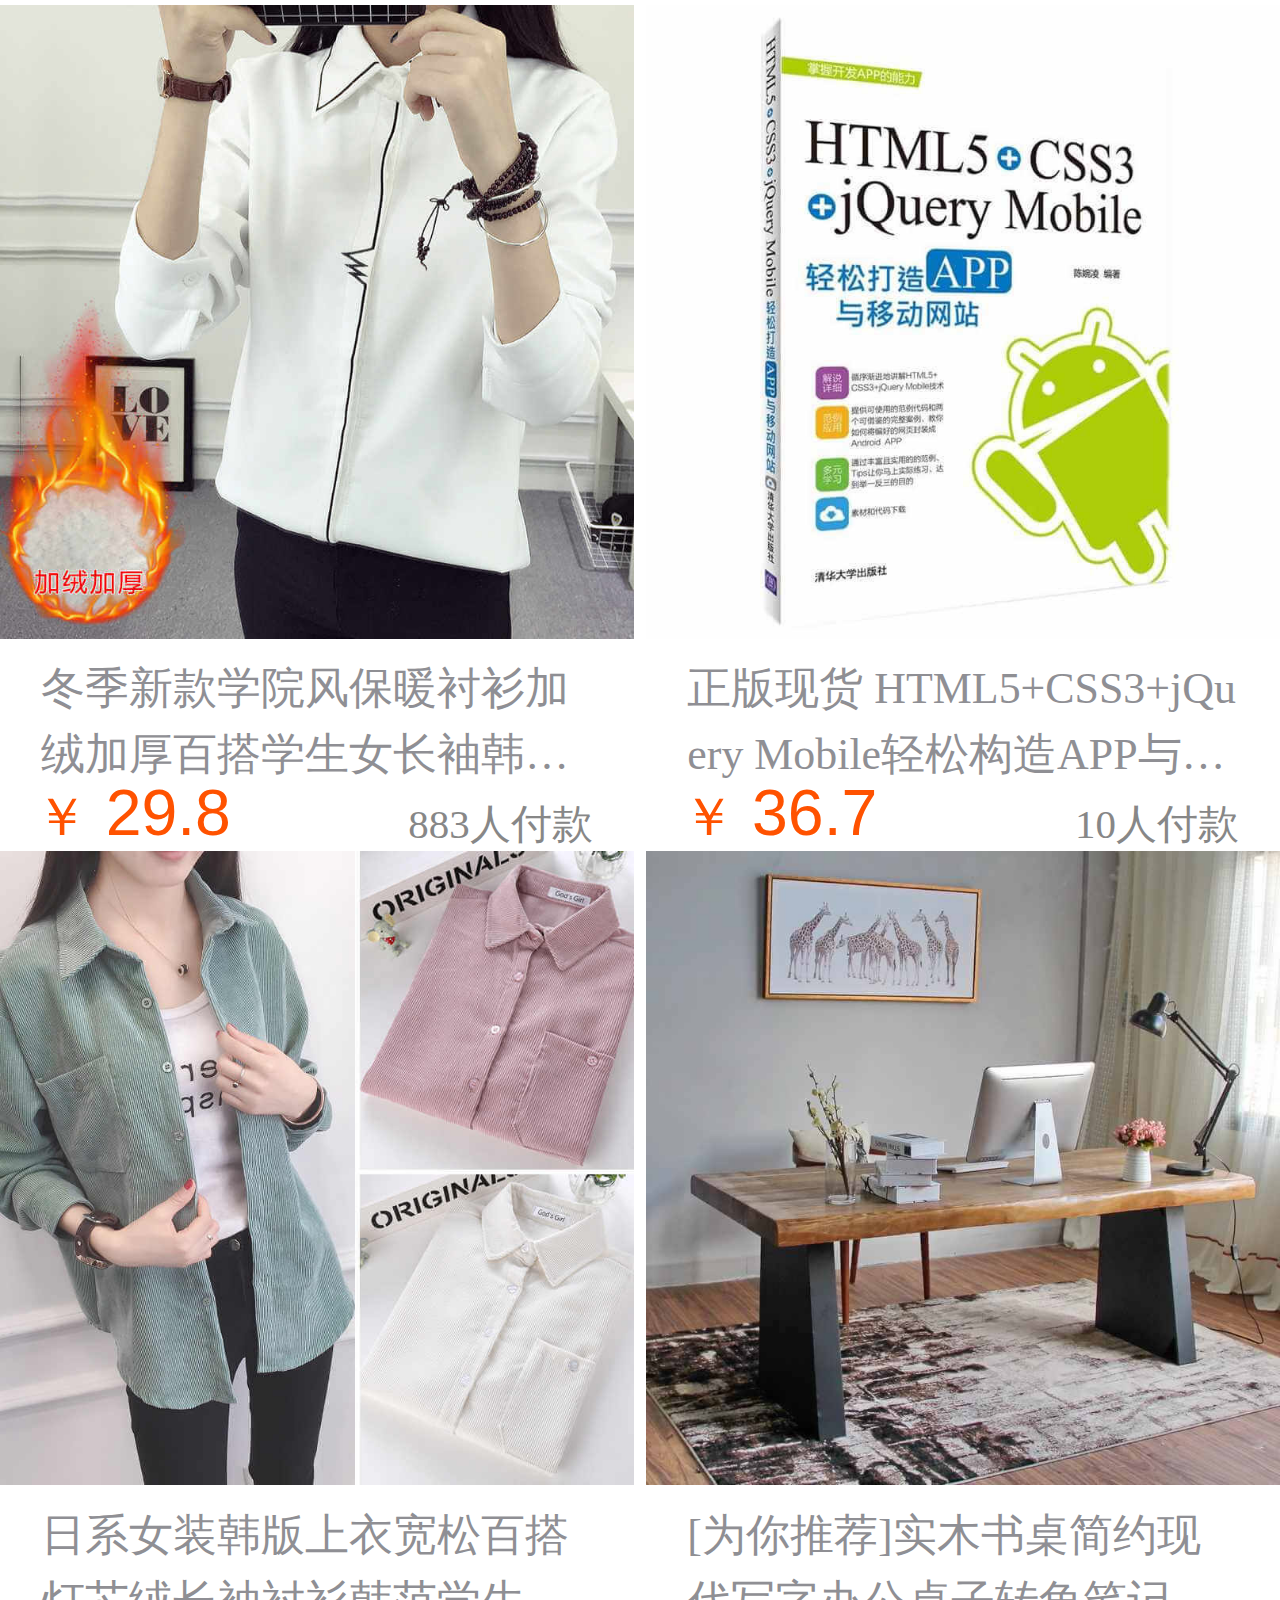
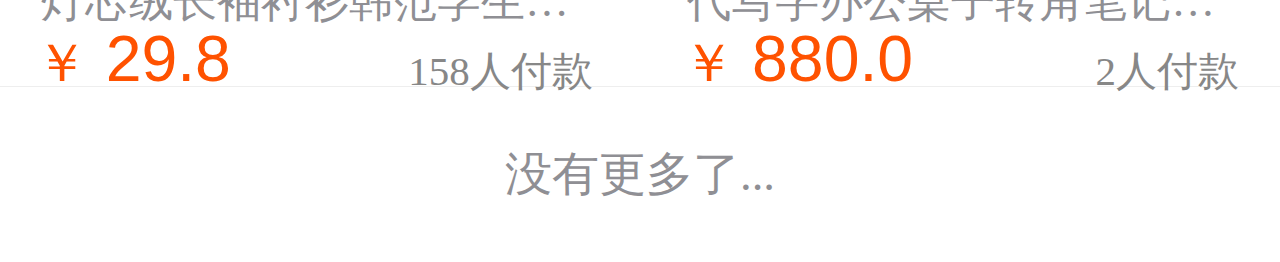
<file: html/home.html>
<!doctype html>
<html>
	<head>
		<meta charset="UTF-8">
		<title>首页</title>
		<meta name="viewport" content="width=device-width,initial-scale=1,minimum-scale=1,maximum-scale=1,user-scalable=no" />
    	<link rel="stylesheet" type="text/css" href="../css/mui.min.css"/>
    	<link rel="stylesheet" href="../css/icons-extra.css" />
    	<link rel="stylesheet" type="text/css" href="../css/iconfont.css"/>
    	<link rel="stylesheet" href="../css/iconfont1.css" />
    	<link rel="stylesheet" href="../css/commen.css" type="text/css"/>
		<link rel="stylesheet" type="text/css" href="../css/home.css"/>
    	<script src="../js/commen.js"></script>
	</head>		
	<body>
		<div class="mui-content" id="list">
			<!--头部固定栏-->
		    <header>
		    	<form action="#" method="post">
		    		<span class="iconfont icon-search"></span>
		    		<input type="text" value="" placeholder="小米充电器"/>
		    		<span class="iconfont icon-voice"></span>
		    		<span class="iconfont icon-camera"></span>		    		
		    	</form>
		    </header>
		    <!--图片链接-->
			<section class="tm-link">
				<a href=""><img src="../img/home-tmlink1.png"/></a>
			</section>
			<!--导航-->
			<section class="nav-link">
				<a href="goodlist.html"><img src="../img/food.png"/><span>食品</span></a>
				<a href=""><img src="../img/clothes.png"/><span>服装</span></a>
				<a href=""><img src="../img/3c.png"/><span>电子产品</span></a>
				<a href=""><img src="../img/shoes.png"/><span>鞋袜</span></a>
				<a href=""><img src="../img/sell.png"/><span>特卖</span></a>
				<a href=""><img src="../img/charge.png"/><span>充值中心</span></a>
				<a href=""><img src="../img/tuan.png"/><span>团购</span></a>
				<a href=""><img src="../img/makeup.png"/><span>化妆品</span></a>
			</section>
		    <!--轮播banner-->
		    <section class="banner-container mui-slider" id="slider">
		    	<ul class="banner-box mui-slider-group mui-slider-loop">
		    		<li class="mui-slider-item mui-slier-item-duplicate"><a href=""><img src="../img/home-banner8.jpg"/></a></li>
		    		<li class="mui-slider-item"><a href=""><img src="../img/home-banner1.jpg"/></a></li>
		    		<li class="mui-slider-item"><a href=""><img src="../img/home-banner2.jpg"/></a></li>
		    		<li class="mui-slider-item"><a href=""><img src="../img/home-banner3.jpg"/></a></li>
		    		<li class="mui-slider-item"><a href=""><img src="../img/home-banner4.jpg"/></a></li>
		    		<li class="mui-slider-item"><a href=""><img src="../img/home-banner5.jpg"/></a></li>
		    		<li class="mui-slider-item"><a href=""><img src="../img/home-banner6.jpg"/></a></li>
		    		<li class="mui-slider-item"><a href=""><img src="../img/home-banner7.jpg"/></a></li>
		    		<li class="mui-slider-item mui-slier-item-duplicate"><a href=""><img src="../img/home-banner1.jpg"/></a></li>		    		
		    	</ul>
		    	<ul class="mui-slider-indicator">
		    		<li class="mui-indicator mui-active"></li>
		    		<li class="mui-indicator"></li>
		    		<li class="mui-indicator"></li>
		    		<li class="mui-indicator"></li>
		    		<li class="mui-indicator"></li>
		    		<li class="mui-indicator"></li>
		    		<li class="mui-indicator"></li>
		    	</ul>
		    </section>
			

			<!--淘宝头条-->
			<section class="tb-tops">
				<div class="tb-tops-img"></div>
				<div class="tb-top-message">
					<a href=""><i>手机</i><span>神速！国产第二家安卓7.0确认:82...</span></a>
					<a href=""><i>力荐</i><span>双曲屏+麒麟960+前置指纹，就值1...</span></a>
				</div>
			</section>
			<!--灰色分割-->
			<div class="space"></div>
			<!--淘抢购-->
			<section class="qg">
				<a href="https://h5.m.taobao.com/purchase/index.html?scm=2027.1.2.9&spm=a215s.7406091.widget.1&locate=widget-1"><img src="../img/home-qg1.png" alt="qg" /></a>
				<a href="https://h5.m.taobao.com/lanlan/index.html?scm=2027.1.2.10&content_id=125697868585&spm=a215s.7406091.widget.2&locate=widget-2"><img src="../img/home-qg2.png" alt="hh" /></a>
				<a href="https://h5.m.taobao.com/guang/index.html?scm=2027.1.2.129&spm=a215s.7406091.widget.3&locate=widget-3"><img src="../img/home-qg3.png" alt="gj" /></a>
				<a href="https://h5.m.taobao.com/buy/qingdan/list.html?scm=2027.1.4.311&tabId=1&spm=a215s.7406091.widget.4&locate=widget-4"><img src="../img/home-qg4.png" alt="bm" /></a>
			</section>
			<!--灰色分割-->
			<div class="space"></div>
			<!--超实惠-->
			<section class="list">
				<div class="list-title"><img src="../img/logo.png"/>超实惠</div>
				<div class="list-items">
					<a class="md right-boder" href=""><img src="../img/home-cheap1.jpg"/></a>
					<a class="sm right-boder" href=""><img src="../img/home-cheap2.jpg"/></a>
					<a class="sm right-boder" href=""><img src="../img/home-cheap3.jpg"/></a>
					<a class="sm right-boder" href=""><img src="../img/home-cheap4.jpg"/></a>
					<a class="md right-boder" href=""><img src="../img/home-cheap5.jpg"/></a>
					<a class="sm right-boder" href=""><img src="../img/home-cheap6.png"/></a>
					<a class="sm right-boder" href=""><img src="../img/home-cheap7.jpg"/></a>
					<a class="sm right-boder" href=""><img src="../img/home-cheap8.jpg"/></a>
				</div>
			</section>
			<!--灰色分割-->
			<div class="space"></div>				
			<!--天天必逛-->
			<section class="list">
				<div class="list-title" style="color: #007AFF;"><img src="../img/logo.png"/>天天必逛</div>
				<div class="list-items">
					<a class="lg right-boder" href=""><img src="../img/home-tm1.png"/></a>
					<a class="lg right-boder" href=""><img src="../img/home-tm2.png"/></a>
					<a class="md1 right-boder" href=""><img src="../img/home-tm3.png"/></a>
					<a class="md1 right-boder" href=""><img src="../img/home-tm4.jpg"/></a>
					<a class="md1 right-boder" href=""><img src="../img/home-tm5.jpg"/></a>
					<a class="md1 right-boder" href=""><img src="../img/home-tm6.jpg"/></a>
				</div>
			</section>
			<!--灰色分割-->
			<div class="space"></div>
			<!--特色好货-->
			<section class="list">
				<div class="list-title" style="color: #FB6601;"><img src="../img/logo.png"/>特色好货</div>
				<div class="list-items">
					<a class="md right-boder" href=""><img src="../img/home-special1.png"/></a>
					<a class="sm right-boder" href=""><img src="../img/home-special2.jpg"/></a>
					<a class="sm right-boder" href=""><img src="../img/home-special3.jpg"/></a>
					<a class="sm right-boder" href=""><img src="../img/home-special4.jpg"/></a>
					<a class="md right-boder" href=""><img src="../img/home-special5.jpg"/></a>
					<a class="sm right-boder" href=""><img src="../img/home-special6.jpg"/></a>
					<a class="sm right-boder" href=""><img src="../img/home-special7.jpg"/></a>
					<a class="sm right-boder" href=""><img src="../img/home-special8.jpg"/></a>
				</div>
			</section>
			<!--更多服务-->
			<section class="moreservice">
				<a href="">
					<div class="more-icon">
						<img src="../img/home-hot1.png"/>
						<img src="../img/home-hot2.png"/>
						<img src="../img/home-hot3.png"/>
						<img src="../img/home-hotmore.png"/>
					</div>
					<span class="more-text">更多服务</span> 
				</a>
			</section>
			<!--广告advertise-->
			<section class="advertise"><img src="../img/home-advertise.png"/></section>
			<!--灰色分割-->
			<div class="space"></div>
			<!--热门市场-->
			<section class="list">
				<div class="list-title" style="color: #F60B21;">
					<img src="../img/logo.png"/>热门市场
					<a href="">更多</a>
				</div>
				<div class="list-items">
					<a class="md1 right-boder" href=""><img src="../img/home-hotmarket1.png"/></a>
					<a class="md1 right-boder" href=""><img src="../img/home-hotmarket2.jpg"/></a>
					<a class="md1 right-boder" href=""><img src="../img/home-hotmarket3.jpg"/></a>
					<a class="md1 right-boder" href=""><img src="../img/home-hotmarket4.jpg"/></a>
					<a class="lg right-boder" href=""><img src="../img/home-hotmarket5.jpg"/></a>
					<a class="lg right-boder" href=""><img src="../img/home-hotmarket6.jpg"/></a>
					<a class="lg right-boder" href=""><img src="../img/home-hotmarket7.jpg"/></a>
					<a class="lg right-boder" href=""><img src="../img/home-hotmarket8.jpg"/></a>
					<a class="lg right-boder" href=""><img src="../img/home-hotmarket9.jpg"/></a>
					<a class="lg right-boder" href=""><img src="../img/home-hotmarket10.jpg"/></a>
				</div>
			</section>
			<!--广告2-->
			<section class="advertise"><img src="../img/home-advertise2.png"/></section>
			<!--灰色分割-->
			<div class="space"></div>
			<!--每日好店-->
			<section class="list1 good">
				<div class="list1-title">
					<div class="title-top"><span><img src="../img/logo.png"/></span>每日好店</div>
					<p>发现被深藏的好店</p>
				</div>
				<ul class="list1-items">
					<li class="fleft mbottom">
						<a href="">
							<img src="../img/home-good11.jpg" class="big" alt="" />	
							<img src="../img/home-good12.jpg" class="sm" alt="" />	
							<img src="../img/home-good13.jpg" class="sm" alt="" />
						</a>
						<span class="item-title">「今日推荐—1天3波」</span>
						<span class="number">34.0万人正在逛店</span>
					</li>
					<li class="fright mbottom">
						<a href="">
							<img src="../img/home-good21.jpg" class="big" alt="" />	
							<img src="../img/home-good22.jpg" class="sm" alt="" />	
							<img src="../img/home-good23.jpg" class="sm" alt="" />
						</a>
						<span class="item-title">「吃吃吃」</span>
						<span class="number">21.9万人正在逛店</span>
					</li>
					<li class="fleft">
						<a href="">
							<img src="../img/home-good31.jpg" class="big" alt="" />	
							<img src="../img/home-good32.jpg" class="sm" alt="" />	
							<img src="../img/home-good33.jpg" class="sm" alt="" />
						</a>
						<span class="item-title">「一间老店—N个故事」</span>
						<span class="number">18.5万人正在逛店</span>
					</li>
					<li class="fright">
						<a href="">
							<img src="../img/home-good41.jpg" class="big" alt="" />	
							<img src="../img/home-good42.jpg" class="sm" alt="" />	
							<img src="../img/home-good43.jpg" class="sm" alt="" />
						</a>
						<span class="item-title">「有腔调—超有设计感」</span>
						<span class="number">10.5万人正在逛店</span>
					</li>
				</ul>
			</section>
			<!--淘部落-->
			<section class="list1 taobl">
				<div class="list1-title">
					<div class="title-top"><span><img src="../img/logo.png"/></span>天天部落</div>
					<p>发现只属于你的生活方式</p>
				</div>
				<ul class="list1-items">
					<li class="fleft mbottom"><a href=""><img src="../img/home-taobl1.jpg"/></a></li>
					<li class="fright mbottom"><a href=""><img src="../img/home-taobl2.jpg"/></a></li>
					<li class="fleft"><a href=""><img src="../img/home-taobl3.jpg"/></a></li>
					<li class="fright"><a href=""><img src="../img/home-taobl4.jpg"/></a></li>
				</ul>
			</section>
			<!--猜你喜欢-->
			<section class="list1 love">
				<div class="list1-title">
					<div class="title-top"><span><img src="../img/logo.png"/></span>猜你喜欢</div>
					<p>实时推荐最适合你的宝贝</p>
				</div>
				<ul class="list1-items">
					<li class="fleft mbottom">
						<a href="">
							<img src="../img/home-love1.jpg"/>
							<p class="mui-ellipsis-2">【含配套资源】HTML5 App商业开发实战教程——基于WeX5可视化开发平台-马科HTML5 App开发工程师认证考试指定教材 (本书为一本)</p>
							<span><i>￥</i>29.75</span><span class="paynum">172人付款</span>
						</a>
					</li>
					<li class="fright mbottom">
						<a href="">
							<img src="../img/home-love2.jpg"/>
							<p>夏季男鞋新款帆布鞋低帮纯白全黑色一脚蹬懒人鞋英伦潮流男士布鞋</p>
							<span><i>￥</i>25.0</span><span class="paynum">2354人付款</span>
						</a>
					</li>
					<li class="fleft mbottom">
						<a href="">
							<img src="../img/home-love3.jpg"/>
							<p>【天天超市】光明光明莫斯利安200g*6盒*4组常温酸奶量贩更优惠</p>
							<span><i>￥</i>159.2</span><span class="paynum">465人付款</span>
						</a>
					</li>
					<li class="fright mbottom">
						<a href="">
							<img src="../img/home-love4.jpg"/>
							<p>科智智能充电宝20000毫安冲蘋果5s6手机通用移动电源超薄正品专用</p>
							<span><i>￥</i>59.8</span><span class="paynum">754人付款</span>
						</a>
					</li>
					<li class="fleft mbottom">
						<a href="">
							<img src="../img/home-love5.jpg"/>
							<p>【天天】肯德基 炸鸡特权-吮指原味鸡（30份）</p>
							<span><i>￥</i>189.0</span><span class="paynum">4565人付款</span>
						</a>
					</li>
					<li class="fright mbottom">
						<a href="">
							<img src="../img/home-love6.jpg"/>
							<p>【天天超市】蒙牛 纯甄常温酸牛奶 200g*24盒 好酸奶不添加</p>
							<span><i>￥</i>132.0</span><span class="paynum">111人付款</span>
						</a>
					</li>
					<li class="fleft mbottom">
						<a href="">
							<img src="../img/home-love7.jpg"/>
							<p>冬季新款学院风保暖衬衫加绒加厚百搭学生女长袖韩版修身白衬衣潮</p>
							<span><i>￥</i>29.8</span><span class="paynum">883人付款</span>
						</a>
					</li>
					<li class="fright mbottom">
						<a href="">
							<img src="../img/home-love8.jpg"/>
							<p>正版现货 HTML5+CSS3+jQuery Mobile轻松构造APP与移动网站 教程书籍 app界面设计教程 html5 css3网页制作从入门到精通 教材清华</p>
							<span><i>￥</i>36.7</span><span class="paynum">10人付款</span>
						</a>
					</li>
					<li class="fleft">
						<a href="">
							<img src="../img/home-love9.jpg"/>
							<p>日系女装韩版上衣宽松百搭灯芯绒长袖衬衫韩范学生中长款保暖衬衣</p>
							<span><i>￥</i>29.8</span><span class="paynum">158人付款</span>
						</a>
					</li>
					<li class="fright">
						<a href="">
							<img src="../img/home-love10.jpg"/>
							<p>[为你推荐]实木书桌简约现代写字办公桌子转角笔记本双人简易电脑桌台式家用</p>
							<span><i>￥</i>880.0</span><span class="paynum">2人付款</span>
						</a>
					</li>
				</ul>
			</section>
			<!--到底啦-->
			<section class="bottom">
				没有更多了...
			</section>
		</div>
		<script src="../js/mui.min.js"></script>
		<script src="../js/mui.lazyload.js"></script>
		<script src="../js/mui.lazyload.img.js"></script>
		<script type="text/javascript">
			mui.init();
			var slider = mui('.mui-slider');
			slider.slider({
			  interval:2000//自动轮播周期，若为0则不自动播放，默认为0；
			});
//			//懒加载
			/*(function($) {
				$(document).imageLazyload({
					placeholder: '../img/loading.png'
				});
			})(mui);*/

		</script>
	</body>
	
</html>
</file>
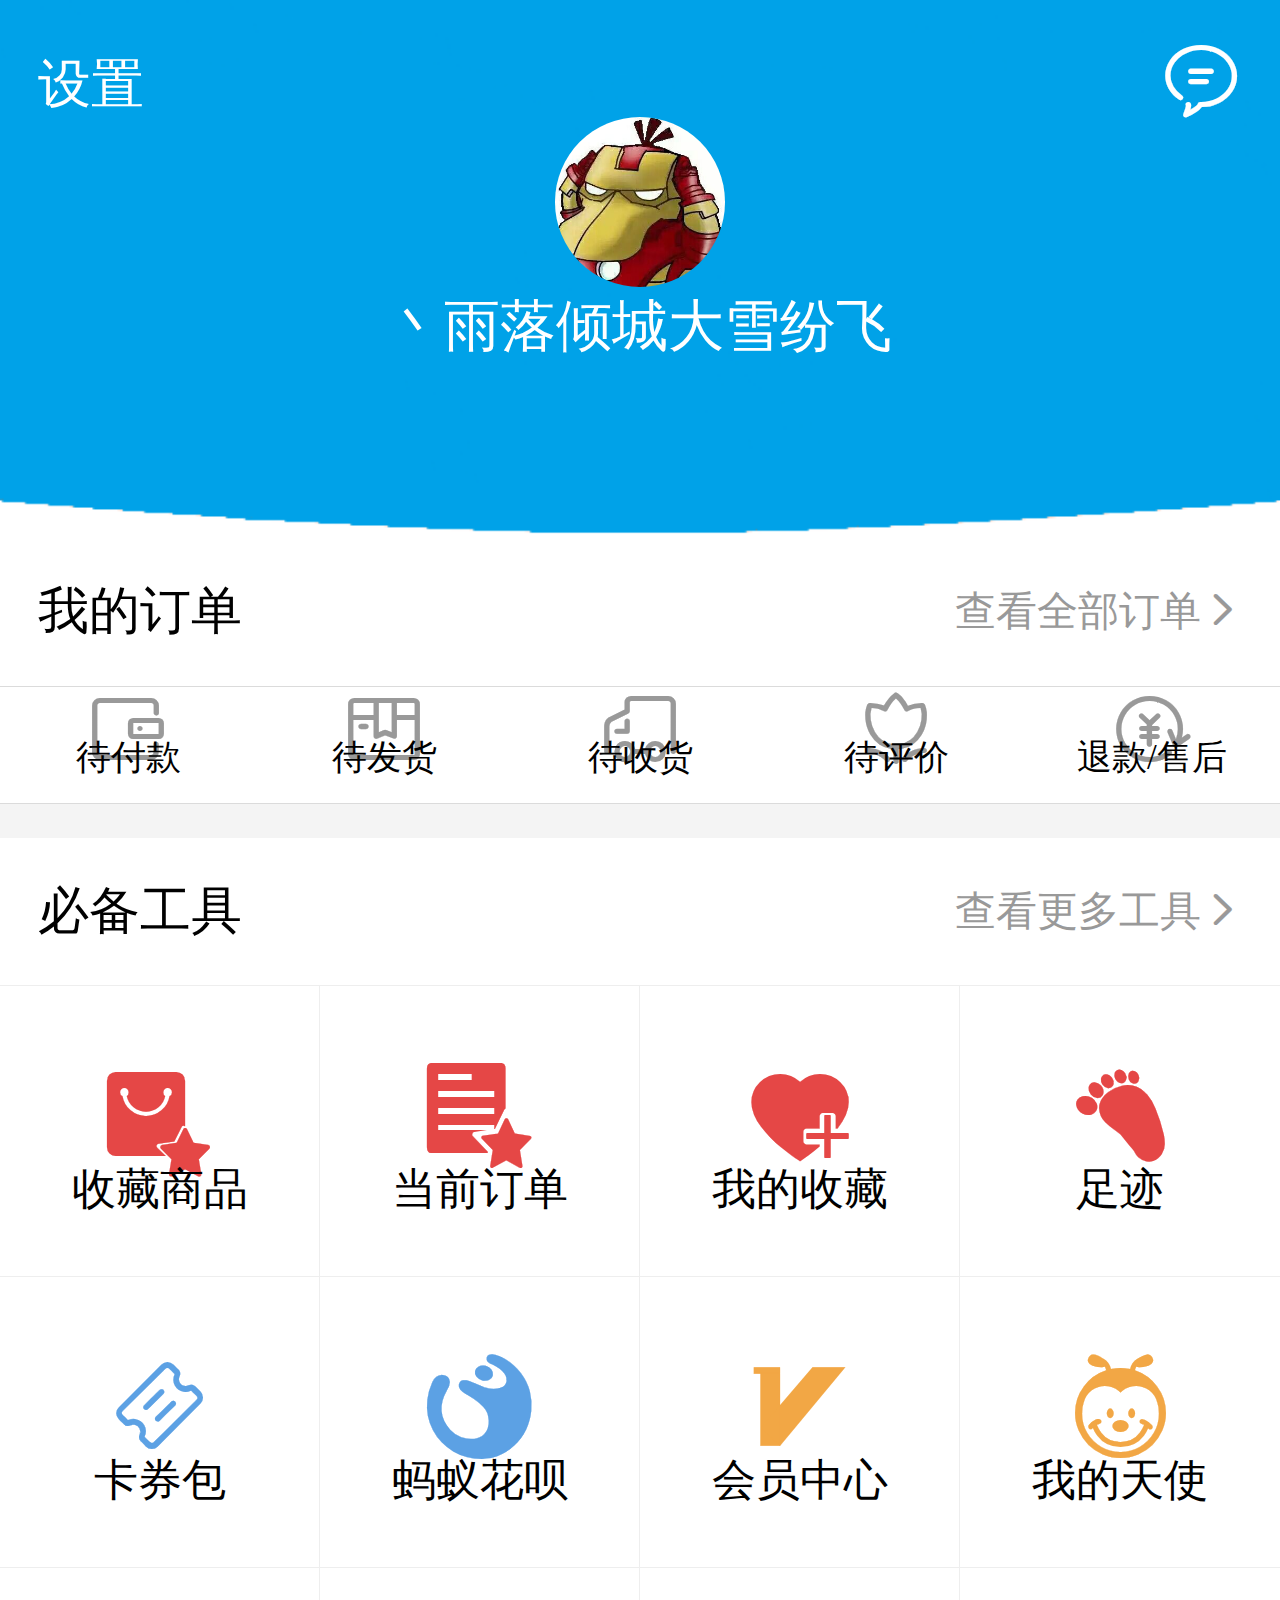
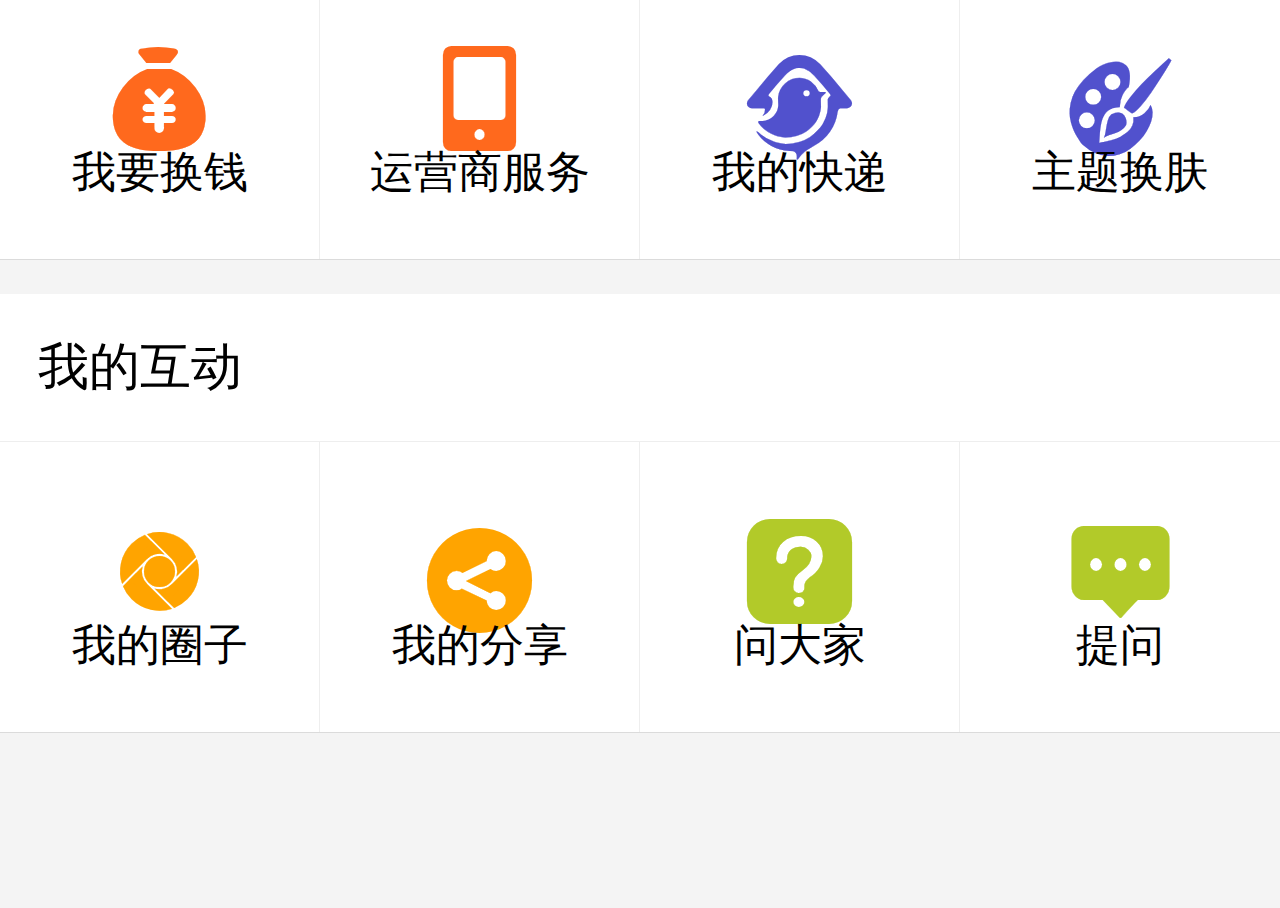
<file: html/mine.html>
<!doctype html>
<html>

	<head>
		<meta charset="UTF-8">
		<title>我的</title>
		<meta name="viewport" content="width=device-width,initial-scale=1,minimum-scale=1,maximum-scale=1,user-scalable=no" />
		<link rel="stylesheet" type="text/css" href="../css/mui.min.css"/>
		<link rel="stylesheet" href="../css/icons-extra.css" />
    	<link rel="stylesheet" type="text/css" href="../css/iconfont.css"/>
    	<link rel="stylesheet" href="../css/commen.css" type="text/css"/>
		<link rel="stylesheet" type="text/css" href="../css/mine.css"/>
    	<script src="../js/commen.js"></script>
	</head>

	<body>
		<div class="mui-content">
			<!--头部固定-->
		   	<header id="header">
		   		<span class="shezhi">设置</span>
		   		<span class="iconfont icon-message mui-pull-right"></span>
		   	</header> 
		   	<script type="text/javascript">
		   	window.onscroll = function(){
		   		if(document.body.scrollTop > 50){
					document.getElementById("header").classList.add("bg");
				}else{
					document.getElementById("header").classList.remove("bg");
				}
		   	}			   	
		   	</script>
		   	<!--用户头像昵称-->
		   	<section class="personal">
		   		<span class="photo"></span>
		   		<span class="username">丶雨落倾城大雪纷飞</span>
		   	</section>
		   	<!--我的订单-->
		   	<section class="buylist">
				<div class="buylist-title">
					<span class="title">我的订单</span>
					<a href="" class="mui-pull-right">查看全部订单<span class="iconfont icon-right"></span></a>
				</div>
				<ul class="buylist-classify">
					<li><a href=""><span class="iconfont icon-pay"></span>待付款</a></li>
					<li><a href=""><span class="iconfont icon-send"></span>待发货</a></li>
					<li><a href=""><span class="iconfont icon-deliver"></span>待收货</a></li>
					<li><a href=""><span class="iconfont icon-evaluate"></span>待评价</a></li>
					<li><a href=""><span class="iconfont icon-refund"></span>退款/售后</a></li>
				</ul>
		   	</section>
		 	<!--灰色分割区-->
		 	<div class="space"></div>
		 	<!--必备工具-->
		 	<section class="necessary">
		 		<div class="necessary-title">
					<span class="title">必备工具</span>
					<a href="" class="mui-pull-right">查看更多工具<span class="iconfont icon-right"></span></a>
				</div>
				<ul class="necessary-list">
					<li class="boder-right"><a href=""><span class="iconfont icon-shoucangshangpin red"></span>收藏商品</a></li>
					<li class="boder-right"><a href=""><span class="iconfont icon-wendang red"></span>当前订单</a></li>
					<li class="boder-right"><a href=""><span class="iconfont icon-jiaguanzhu red"></span>我的收藏</a></li>
					<li><a href=""><span class="iconfont icon-zuji red"></span>足迹</a></li>
					<li class="boder-right"><a href=""><span class="iconfont icon-qiaquan blue"></span>卡券包</a></li>
					<li class="boder-right"><a href=""><span class="iconfont icon-shape blue"></span>蚂蚁花呗</a></li>
					<li class="boder-right"><a href=""><span class="iconfont icon-huiyuan yellow"></span>会员中心</a></li>
					<li><a href=""><span class="iconfont icon-xiaomicopy yellow"></span>我的天使</a></li>
					<li class="boder-right"><a href=""><span class="iconfont icon-qiandai orange"></span>我要换钱</a></li>
					<li class="boder-right"><a href=""><span class="iconfont icon-gerenxinxishouji orange"></span>运营商服务</a></li>
					<li class="boder-right"><a href=""><span class="iconfont icon-cncainiaoyizhan purple"></span>我的快递</a></li>
					<li><a href=""><span class="iconfont icon-shijuedonghua purple"></span>主题换肤</a></li>
				</ul>
		 	</section>
		 	<!--灰色分割区-->
		 	<div class="space"></div>
		 	<!--我的互动-->
		 	<section class="hudong necessary">
		 		<div class="hudong-title">
					<span class="title">我的互动</span>					
				</div>
				<ul class="hudong-list necessary-list">
					<li class="boder-right"><a href=""><span class="lg iconfont icon-quanzixuanzhong color1"></span>我的圈子</a></li>
					<li class="boder-right"><a href=""><span class="iconfont icon-share6 color1"></span>我的分享</a></li>
					<li class="boder-right"><a href=""><span class="iconfont icon-wen color2"></span>问大家</a></li>
					<li><a href=""><span class="iconfont icon-pinglun color2"></span>提问</a></li>
				</ul>
		 	</section>
		 	<!--底部留白-->
		 	<div class="space-bt"></div>
		</div>
		<script src="../js/mui.min.js"></script>
		<script type="text/javascript">
			mui.init()			
		</script>
	</body>

</html>
</file>
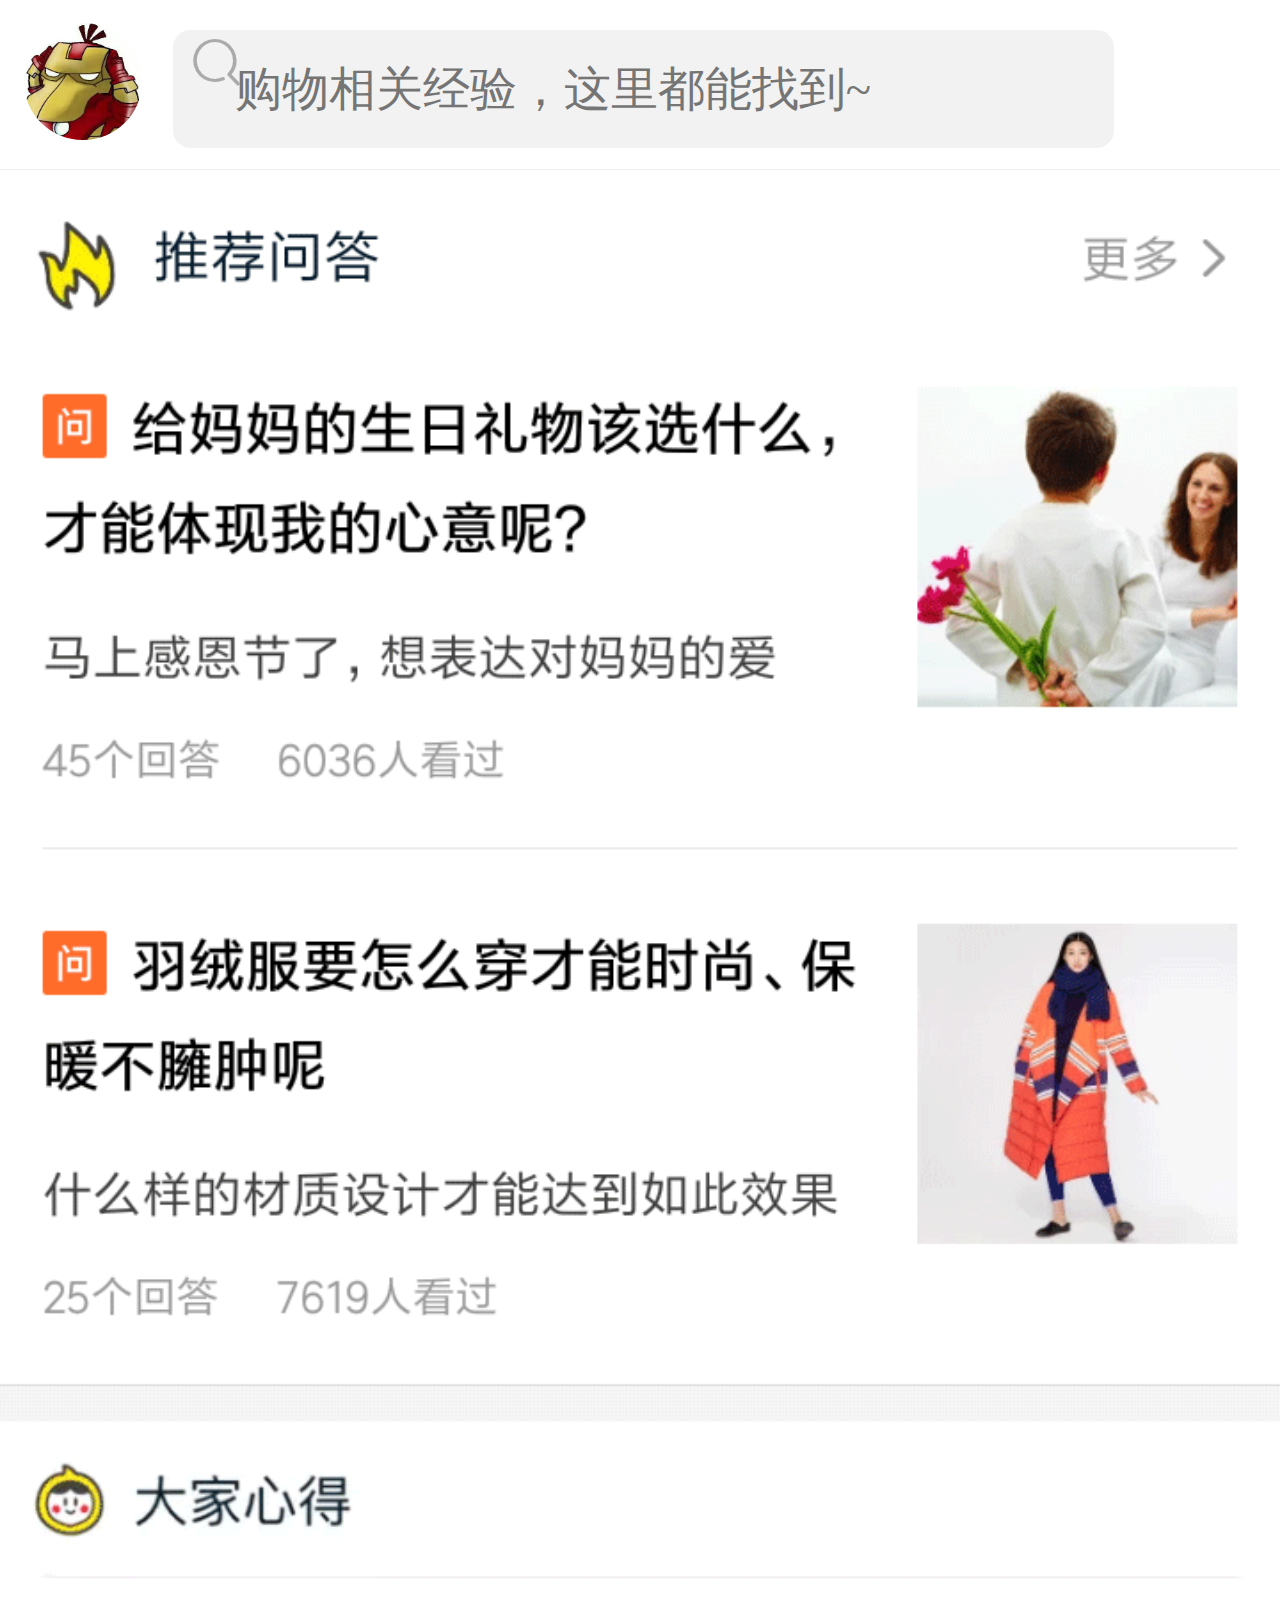
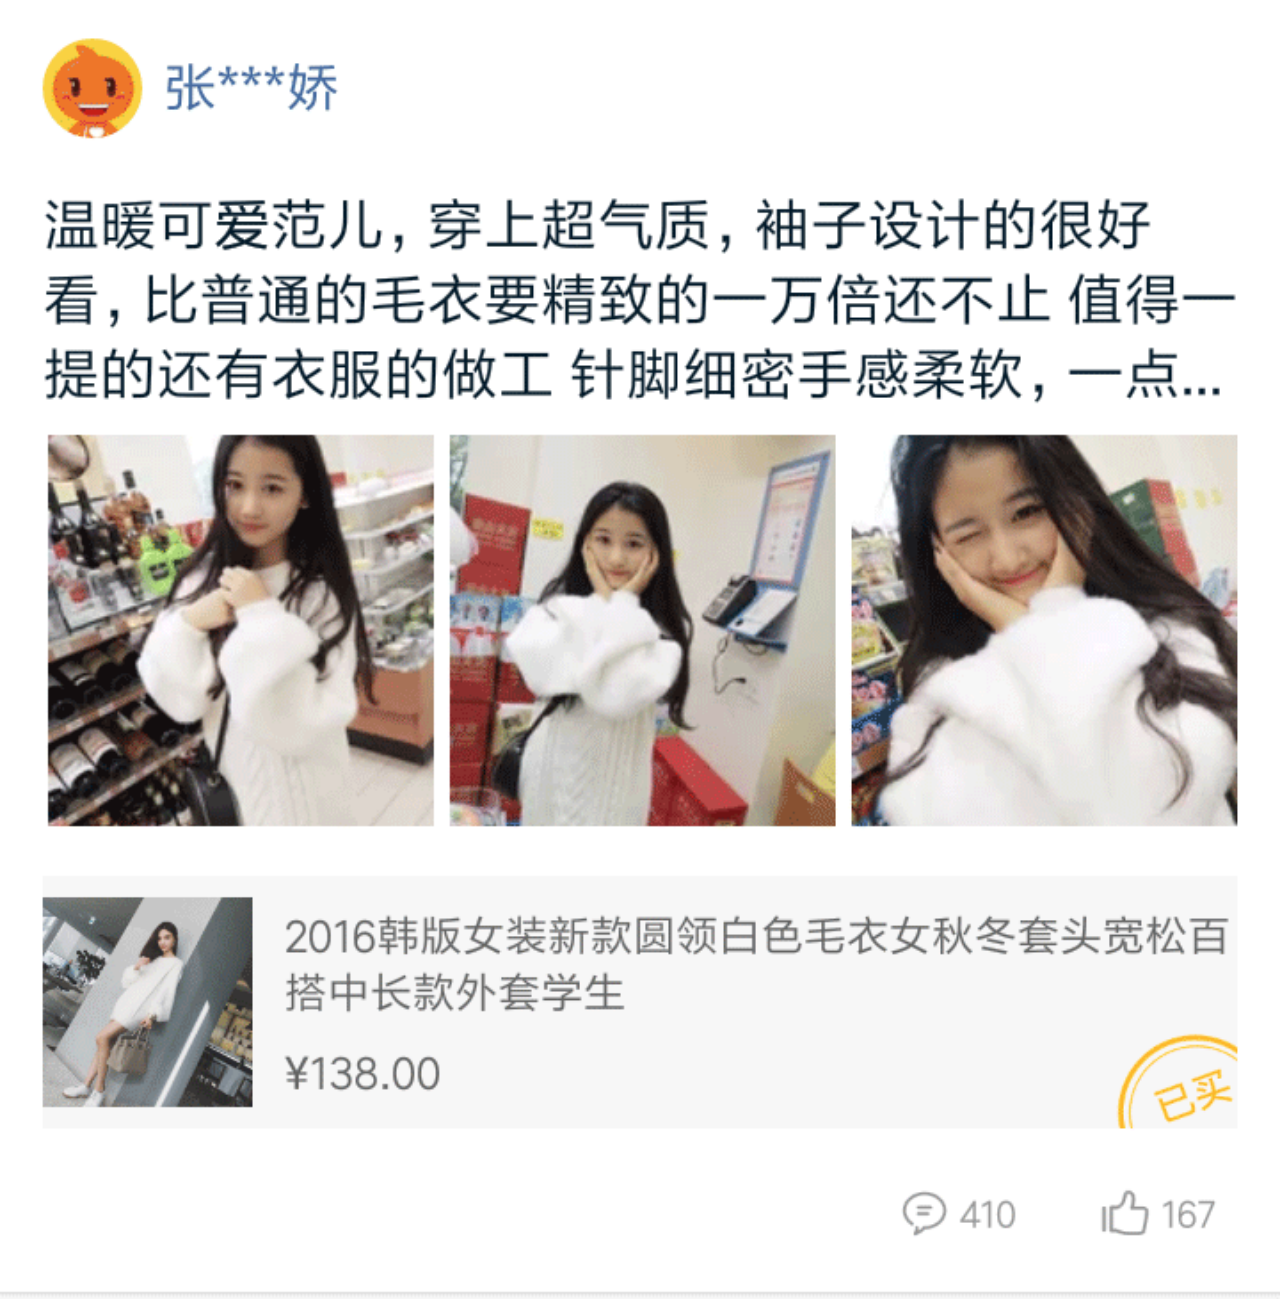
<file: html/question.html>
<!doctype html>
<html>

	<head>
		<meta charset="UTF-8">
		<title></title>
		<meta name="viewport" content="width=device-width,initial-scale=1,minimum-scale=1,maximum-scale=1,user-scalable=no" />
		<link href="../css/mui.min.css" rel="stylesheet" />
		<link rel="stylesheet" href="../css/icons-extra.css" />
    	<link rel="stylesheet" type="text/css" href="../css/iconfont.css"/>
    	<link rel="stylesheet" href="../css/commen.css" type="text/css"/>
		<link rel="stylesheet" type="text/css" href="../css/question.css"/>
    	<script src="../js/commen.js"></script>
	</head>

	<body>
		<div class="mui-content">
		 	<header>
		    	<div class="header-photo">
		    		<img src="../img/mine-s1photo.png"/>
		    	</div>
		    	<form action="#" method="post">
		    		<span class="iconfont icon-search"></span>
		    		<input id="inputopen" type="text" value="" placeholder="购物相关经验，这里都能找到~"/>	    		
		    	</form>
		    	<!--<div class="header-mess mui-pull-right">
		    		<span class="iconfont icon-message"></span>
		    	</div>		-->    	
		    </header>
		    <section class="img">
		    	<img src="../img/question1.png"/>
		    	<img src="../img/question2.png"/>
		    </section>
		</div>
		<script src="../js/mui.min.js"></script>
		<script type="text/javascript">
			mui.init();
			var open = document.getElementById("inputopen");
			open.addEventListener('tap',function(){
				mui.openWindow({
					id:"select2",
					url:'question_select.html'
				});
			})
		</script>
	</body>

</html>
</file>
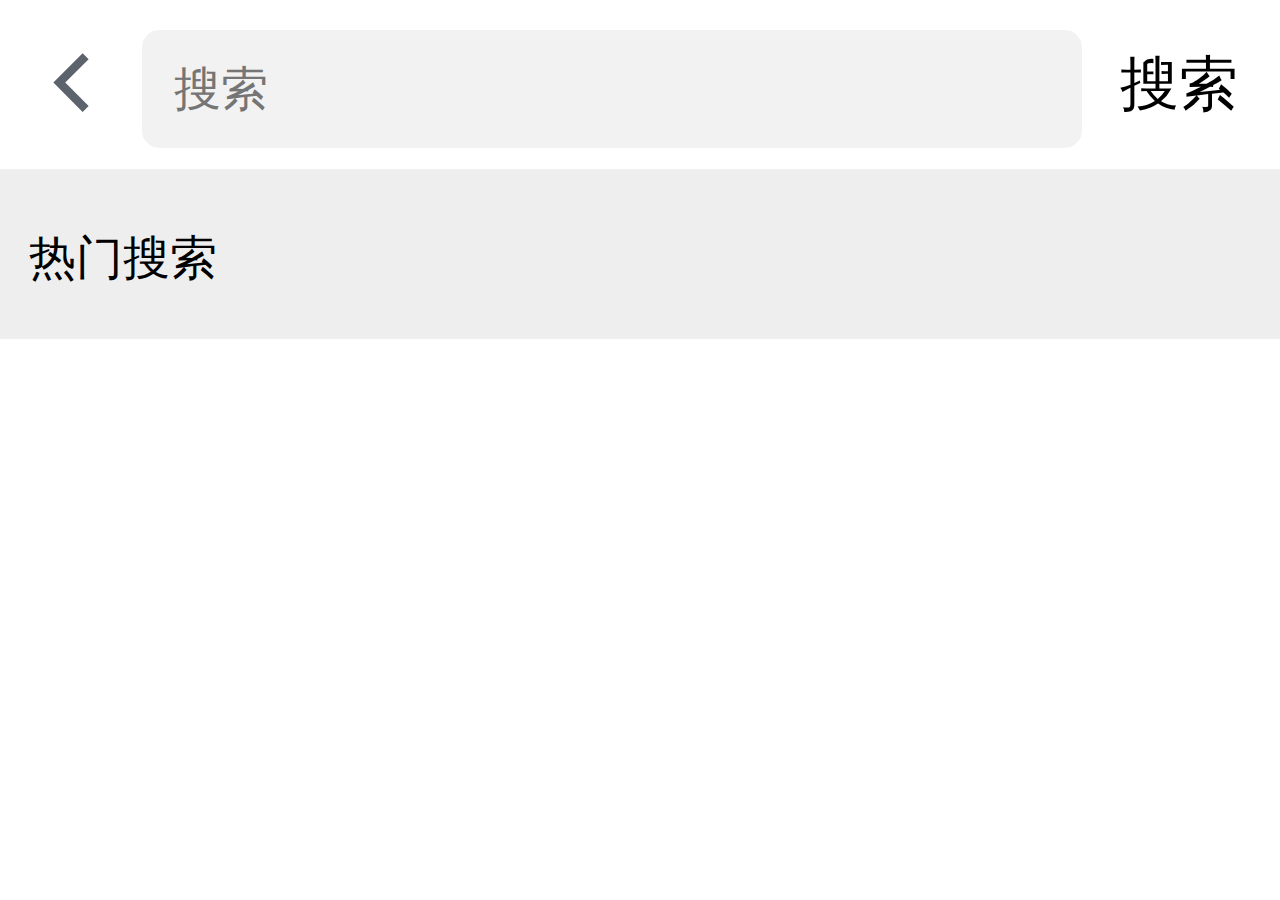
<file: html/question_select.html>
<!doctype html>
<html>

	<head>
		<meta charset="UTF-8">
		<title></title>
		<meta name="viewport" content="width=device-width,initial-scale=1,minimum-scale=1,maximum-scale=1,user-scalable=no" />
		<link href="../css/mui.min.css" rel="stylesheet" />
		<link rel="stylesheet" href="../css/icons-extra.css" />
    	<link rel="stylesheet" type="text/css" href="../css/iconfont.css"/>
    	<link rel="stylesheet" href="../css/commen.css" type="text/css"/>
		<link rel="stylesheet" type="text/css" href="../css/question.css"/>
    	<script src="../js/commen.js"></script>
    	<style>
    		.mui-action-back{
    			position: relative;
			  	top: 0.6rem;
			  	left: 0.2rem;
			  	display: inline-block;
			  	width: 2rem;
			  	height: 2rem;
			  	border-radius: 50%;
			  	overflow: hidden;
    		}
    		header form{
    			margin: 0 0;
    		}
    		header form input{
    			text-indent: 0.3rem;
    		}
    		.mui-icon{
    			color: #5D636D;
    			font-size: 1.6rem;
    		}
    		span{
    			margin-right: 0.5rem;
    			font-size: 1rem;
    			line-height: 2.9rem;
    		}
    		.mui-content{
    			background: #EEEEEE;
    		}
    		.hot-search{
    			margin-top: 2.9rem;
    		}
    	</style>
	</head>

	<body>
		<div class="mui-content">
		 	<header>
		    	<div class="mui-action-back" id="close">
		    		<span class="mui-icon mui-icon-left-nav mui-pull-left"></span>
		    	</div>
		    	<form action="#" method="post">
		    		<input type="text" value="" placeholder="搜索"/>	    		
		    	</form>
		    	<div class=" mui-pull-right">
		    		<span>搜索</span>
		    	</div>		    	
		   </header>
		   	<!--热门搜索-->
		   	<section class="hot-search">
		   		<div class="hot-title"><span></span>热门搜索</div>
		   	</section>		   	
		</div>
		<script src="../js/mui.min.js"></script>
		<script type="text/javascript">
			mui.init();
//			var back = document.getElementById("close");
//			back.addEventListener('tap',function(){
//				mui.back();
//			});
		</script>
	</body>

</html>
</file>
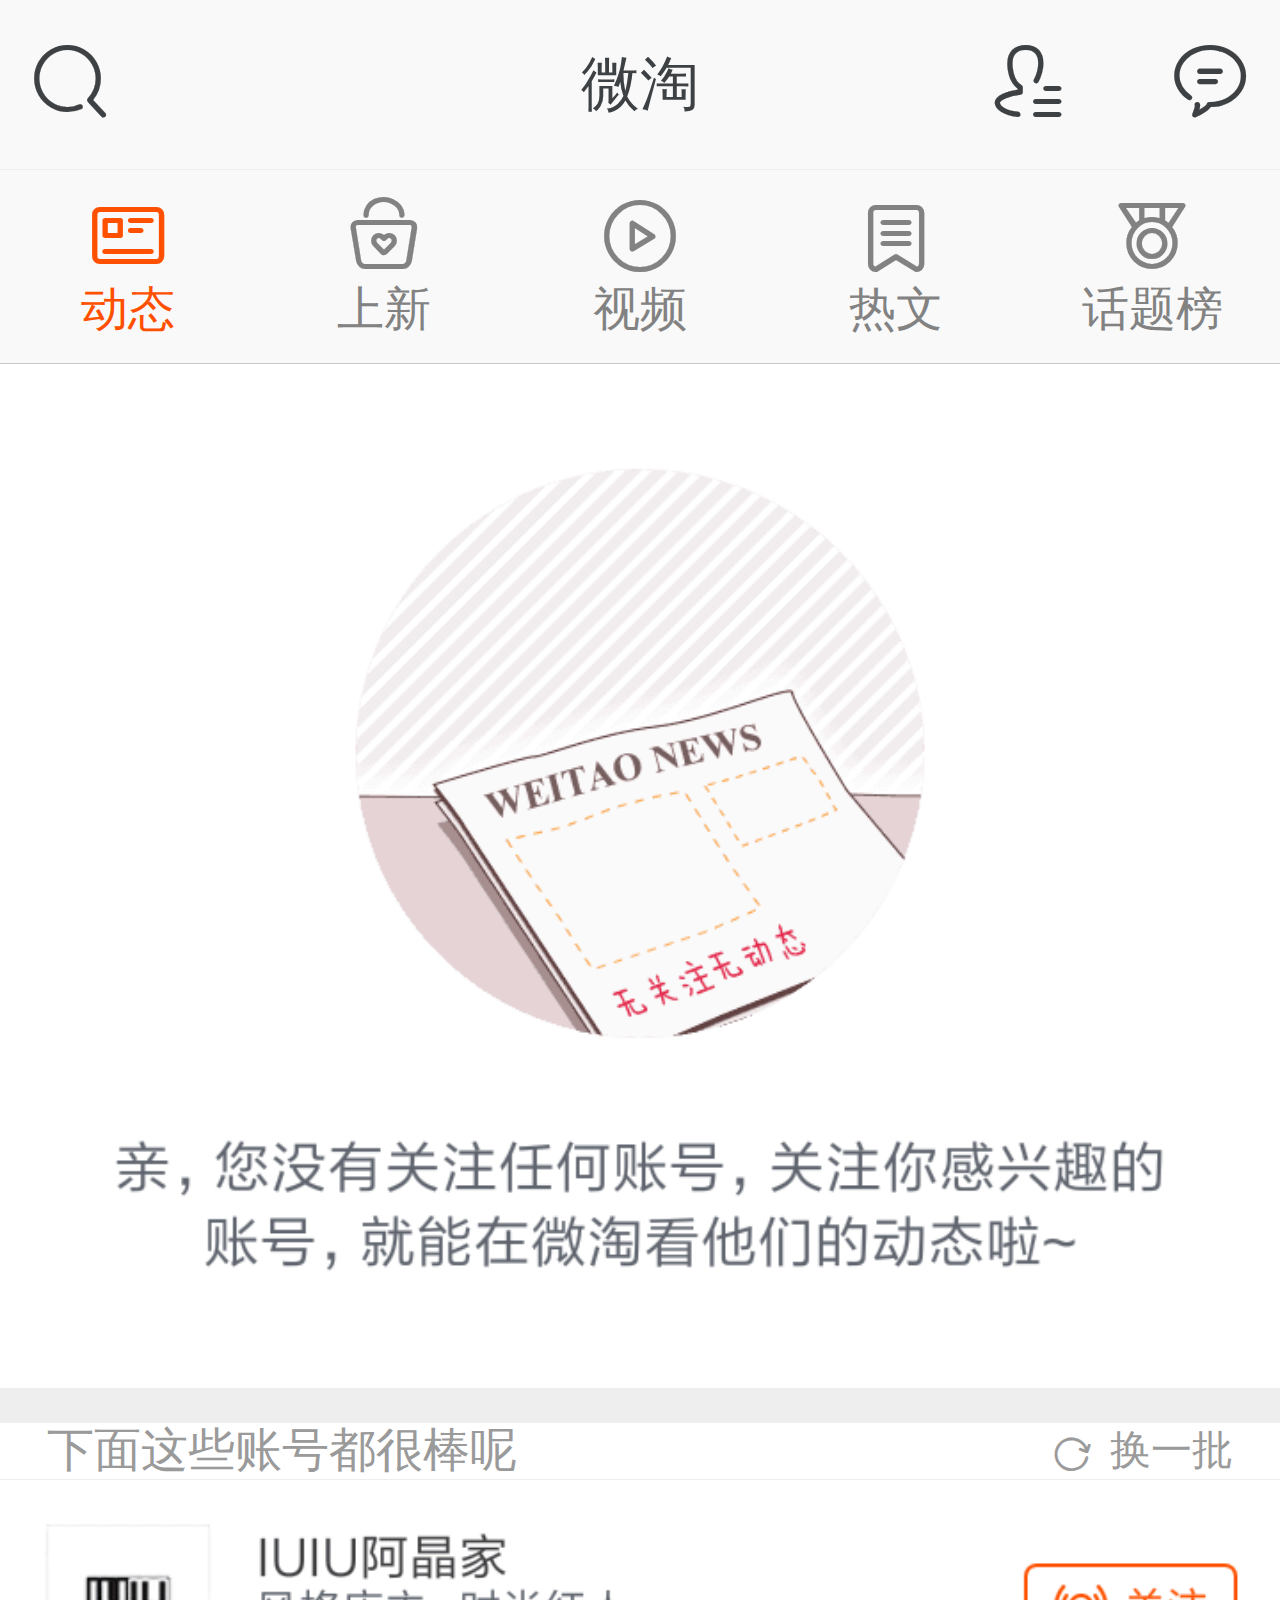
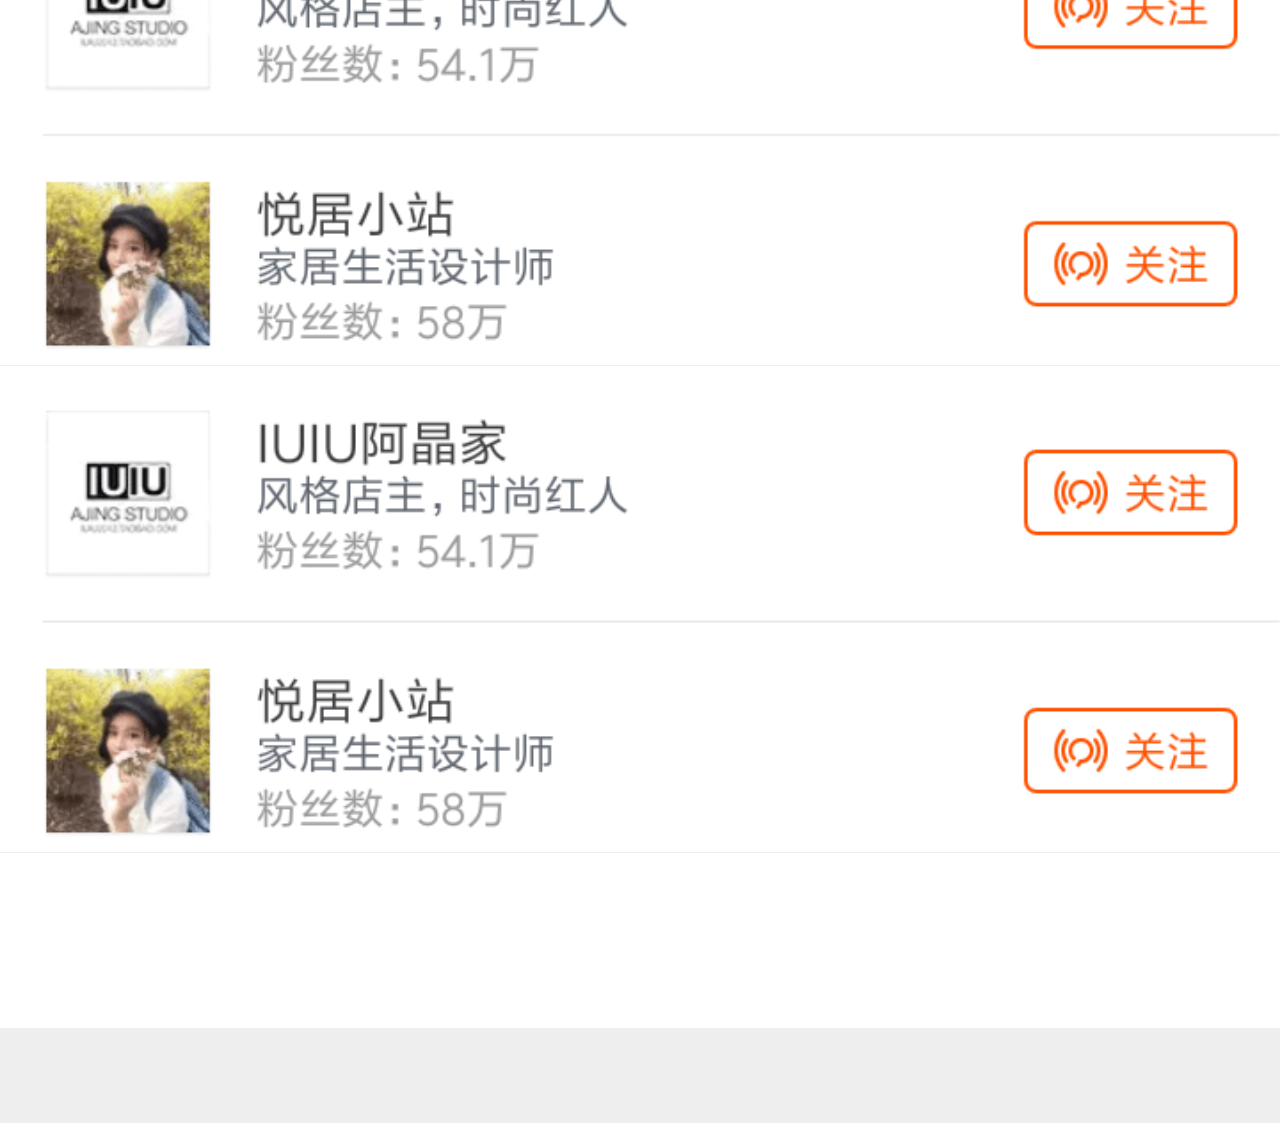
<file: html/wetao.html>
<!doctype html>
<html>

	<head>
		<meta charset="UTF-8">
		<title>微淘</title>
		<meta name="viewport" content="width=device-width,initial-scale=1,minimum-scale=1,maximum-scale=1,user-scalable=no" />
		<link href="../css/mui.min.css" rel="stylesheet" />
    	<link rel="stylesheet" href="../css/icons-extra.css" />
    	<link rel="stylesheet" type="text/css" href="../css/iconfont.css"/>
    	<link rel="stylesheet" href="../css/commen.css" type="text/css"/>
		<link rel="stylesheet" type="text/css" href="../css/wetao.css"/>
    	<script src="../js/commen.js"></script>
	</head>

	<body>
		<div class="mui-content">
		    <header class="mui-text-center">		    	
			    <span class="iconfont icon-search mui-pull-left"></span>
		    			    	微淘
		    	<span class="iconfont icon-peoplelist"></span>
		    	<span class="iconfont icon-message mui-pull-right"></span>				
		    </header>
		    <div class="mui-slider">
		        <div class="mui-slider-indicator mui-segmented-control mui-segmented-control-inverted">
		            <a class="mui-control-item mui-active" href="#item1"><span class="iconfont icon-news"></span>动态</a>
		            <a class="mui-control-item" href="#item2"><span class="iconfont icon-goodsnew"></span>上新</a>
		            <a class="mui-control-item" href="#item3"><span class="iconfont icon-video"></span>视频</a>
		            <a class="mui-control-item" href="#item4"><span class="iconfont icon-newshot"></span>热文</a>
		            <a class="mui-control-item" href="#item5"><span class="iconfont icon-medal"></span>话题榜</a>
		        </div>
		        <!--style="width: 4.375rem;"-->
		        <!--<div id="sliderProgressBar" class="mui-slider-progress-bar mui-col-xs-3" ></div>-->
		        <div class="mui-slider-group">
		            <div id="item1" class="mui-slider-item mui-control-content mui-active">
		            	<div class="nocare"></div>
		            	<div class="title">下面这些账号都很棒呢<span class="mui-pull-right">换一批</span><span class="iconfont icon-refresh mui-pull-right"></span></div>
		                <div class="care">
		                	<img src="../img/wetao-care.png"/>
		                	<img src="../img/wetao-care.png"/>
		                </div>
		                <!--底部留白-->
		 				<div class="space-bt"></div>
		            </div>
		            <div id="item2" class="mui-slider-item mui-control-content">
		                <div class="empty-nr"><img src="../img/wetao-item2-bg.png" alt="" /></div>
		            </div>
		            <div id="item3" class="mui-slider-item mui-control-content">
		               	<div class="empty-nr"><img src="../img/wetao-item31.png" alt="" /></div>
		               	<div class="empty-nr"><img src="../img/wetao-item32.png" alt="" /></div>
		            </div>
		            <div id="item4" class="mui-slider-item mui-control-content">
		                <div class="empty-nr"><img src="../img/wetao-item32.png" alt="" /></div>
		                <div class="empty-nr"><img src="../img/wetao-item32.png" alt="" /></div>
		            </div>
		            <div id="item5" class="mui-slider-item mui-control-content">
		                <div class="empty-nr"><img src="../img/wetao-item31.png" alt="" /></div>
		               	<div class="empty-nr"><img src="../img/wetao-item31.png" alt="" /></div>
		            </div>
		        </div>
		    </div>
			
		</div>
		<script src="../js/mui.min.js"></script>
		<script type="text/javascript">
			mui.init()
		</script>
	</body>

</html>
</file>
<file: css/icons-extra.css>
@font-face {
    font-family: MuiiconSpread;
    font-weight: normal;
    font-style: normal;
    src:  url('../fonts/mui-icons-extra.ttf') format('truetype'); /* iOS 4.1- */
}
.mui-icon-extra
{
    font-family: MuiiconSpread;
    font-size: 24px;
    font-weight: normal;
    font-style: normal;
    line-height: 1;
    display: inline-block;
    text-decoration: none;
    -webkit-font-smoothing: antialiased;
}
.mui-icon-extra-cold:before { content: "\e500"; }
.mui-icon-extra-share:before { content: "\e200"; }
.mui-icon-extra-class:before { content: "\e118"; }
.mui-icon-extra-custom:before { content: "\e117"; }
.mui-icon-extra-new:before { content: "\e103"; }
.mui-icon-extra-card:before { content: "\e104"; }
.mui-icon-extra-grech:before { content: "\e105"; }
.mui-icon-extra-trend:before { content: "\e106"; }
.mui-icon-extra-filter:before { content: "\e207"; }
.mui-icon-extra-holiday:before { content: "\e300"; }
.mui-icon-extra-cart:before { content: "\e107"; }
.mui-icon-extra-heart:before { content: "\e180"; }
.mui-icon-extra-computer:before { content: "\e600"; }
.mui-icon-extra-express:before { content: "\e108"; }
.mui-icon-extra-gift:before { content: "\e109"; }
.mui-icon-extra-gold:before { content: "\e102"; }
.mui-icon-extra-lamp:before { content: "\e601"; }
.mui-icon-extra-rank:before { content: "\e110"; }
.mui-icon-extra-notice:before { content: "\e111"; }
.mui-icon-extra-sweep:before { content: "\e202"; }
.mui-icon-extra-arrowleftcricle:before { content: "\e401"; }
.mui-icon-extra-dictionary:before { content: "\e602"; }
.mui-icon-extra-heart-filled:before { content: "\e119"; }
.mui-icon-extra-xiaoshuo:before { content: "\e607"; }
.mui-icon-extra-top:before { content: "\e403"; }
.mui-icon-extra-people:before { content: "\e203"; }
.mui-icon-extra-topic:before { content: "\e603"; }
.mui-icon-extra-hotel:before { content: "\e301"; }
.mui-icon-extra-like:before { content: "\e206"; }
.mui-icon-extra-regist:before { content: "\e201"; }
.mui-icon-extra-order:before { content: "\e113"; }
.mui-icon-extra-alipay:before { content: "\e114"; }
.mui-icon-extra-find:before { content: "\e400"; }
.mui-icon-extra-arrowrightcricle:before { content: "\e402"; }
.mui-icon-extra-calendar:before { content: "\e115"; }
.mui-icon-extra-prech:before { content: "\e116"; }
.mui-icon-extra-cate:before { content: "\e501"; }
.mui-icon-extra-comment:before { content: "\e209"; }
.mui-icon-extra-at:before { content: "\e208"; }
.mui-icon-extra-addpeople:before { content: "\e204"; }
.mui-icon-extra-peoples:before { content: "\e205"; }
.mui-icon-extra-calc:before { content: "\e101"; }
.mui-icon-extra-classroom:before { content: "\e604"; }
.mui-icon-extra-phone:before { content: "\e404"; }
.mui-icon-extra-university:before { content: "\e605"; }
.mui-icon-extra-outline:before { content: "\e606"; }
</file>
<file: css/iconfont.css>
@font-face {
	font-family: "iconfont";
  src: url('../fonts/iconfont.ttf') format('truetype');
  /* chrome, firefox, opera, Safari, Android, iOS 4.2+*/
}

.iconfont {
  font-family:"iconfont" !important;
  font-size:16px;
  font-style:normal;
  -webkit-font-smoothing: antialiased;
  -webkit-text-stroke-width: 0.2px;
  -moz-osx-font-smoothing: grayscale;
}

.icon-loading:before { content: "\e64f"; }

.icon-locationfill:before { content: "\e650"; }

.icon-location:before { content: "\e651"; }

.icon-search:before { content: "\e65c";}

.icon-unfold:before { content: "\e661"; }

.icon-camerafill:before { content: "\e664"; }

.icon-camera:before { content: "\e665"; }

.icon-deliver:before { content: "\e671"; }

.icon-evaluate:before { content: "\e672"; }

.icon-pay:before { content: "\e673"; }

.icon-send:before { content: "\e675"; }

.icon-back:before { content: "\e679"; }

.icon-list:before { content: "\e682"; }

.icon-more:before { content: "\e684"; }

.icon-scan:before { content: "\e689"; }

.icon-questionfill:before { content: "\e690"; }

.icon-question:before { content: "\e691"; }

.icon-right:before { content: "\e6a3"; }

.icon-refresh:before { content: "\e6a4"; }

.icon-refund:before { content: "\e6ac"; }

.icon-cart:before { content: "\e6af"; }

.icon-share6:before { content: "\e602"; }

.icon-home:before { content: "\e6b8"; }

.icon-cartfill:before { content: "\e6b9"; }

.icon-homefill:before { content: "\e6bb"; }

.icon-message:before { content: "\e6bc"; }

.icon-weibo:before { content: "\e6c4"; }

.icon-tmall:before { content: "\e6cf"; }

.icon-fold:before { content: "\e6de"; }

.icon-tao:before { content: "\e6e8"; }

.icon-mobiletao:before { content: "\e6e9"; }

.icon-wefill:before { content: "\e6f4"; }

.icon-we:before { content: "\e6f5"; }

.icon-ju:before { content: "\e745"; }

.icon-add:before { content: "\e767"; }

.icon-move:before { content: "\e768"; }

.icon-juhuasuan:before { content: "\e771"; }

.icon-taoqianggou:before { content: "\e772"; }

.icon-tianmao:before { content: "\e773"; }

.icon-shoucangshangpin:before { content: "\e612"; }

.icon-1111:before { content: "\e782"; }

.icon-shijuedonghua:before { content: "\e725"; }

.icon-my:before { content: "\e78b"; }

.icon-myfill:before { content: "\e78c"; }

.icon-cncainiaoyizhan:before { content: "\e65f"; }

.icon-quanzixuanzhong:before { content: "\e608"; }

.icon-xiaomicopy:before { content: "\e646"; }

.icon-qiandai:before { content: "\e7e3"; }

.icon-pinglun:before { content: "\e619"; }

.icon-sortlight:before { content: "\e7ad"; }

.icon-shape:before { content: "\e67f"; }

.icon-wendang:before { content: "\e60c"; }

.icon-wen:before { content: "\e663"; }

.icon-gerenxinxishouji:before { content: "\e621"; }

.icon-peoplelist:before { content: "\e7be"; }

.icon-huiyuan:before { content: "\e65b"; }

.icon-goodsnewfill:before { content: "\e7bf"; }

.icon-goodsnew:before { content: "\e7c0"; }

.icon-medalfill:before { content: "\e7c1"; }

.icon-medal:before { content: "\e7c2"; }

.icon-newsfill:before { content: "\e7c3"; }

.icon-newshotfill:before { content: "\e7c4"; }

.icon-newshot:before { content: "\e7c5"; }

.icon-news:before { content: "\e7c6"; }

.icon-videofill:before { content: "\e7c7"; }

.icon-video:before { content: "\e7c8"; }

.icon-moneybagfill:before { content: "\e7ce"; }

.icon-jiaguanzhu:before { content: "\e60d"; }

.icon-zuji:before { content: "\e67e"; }

.icon-qiaquan:before { content: "\e67d"; }
</file>
<file: css/commen.css>
@charset "utf-8";
html{
	font-family: "微软雅黑";
}
body{
	background: #FFFFFF;
}
html,
body,
ul,
li,
p,
form,
input {
  margin: 0;
  padding: 0;
}
ul,
li {
	list-style: none;
}
a {
	text-decoration: none;
	-webkit-tap-highlight-color:rgba(0,0,0,0);
}
.mui-content{
    font-size: 0.8rem;
    font-family: "微软雅黑";
    background: #FFFFFF;
}
</file>
<file: css/cart.css>
@charset "utf-8";
.mui-content {
  background: #EEEEEE;
}
header {
  background: #F9F9F9;
  color: #3D4144;
  position: fixed;
  top: 0;
  font-family: "微软雅黑";
  font-size: 1rem;
  line-height: 2.9rem;
  width: 100%;
  height: 2.9rem;
  z-index: 999;
  border-bottom: 1px solid #DDDDDD;
}
header .icon-message {
  position: absolute;
  right: 0.8rem;
  font-size: 1.4rem;
}
section.empty-cart {
  margin-top: 2.9rem;
  width: 100%;
  height: 23.2rem;
  background-color: #F5F5F5;
  background: url(../img/cart-bg.png) no-repeat 0 0.1rem;
  background-size: 100% 100%;
}
section.love .love-title {
  color: #6E6E6E;
  line-height: 3rem;
  text-indent: 0.6rem;
}
section.love .love-list {
  width: 100%;
}
section.love .love-list:before,
section.love .love-list:after {
  clear: both;
  content: '';
  display: table;
}
section.love .love-list li {
  width: 49.5%;
  background: #FFFFFF;
}
section.love .love-list li a {
  position: relative;
  font-size: .75rem;
  color: #000000;
  width: 100%;
  display: block;
}
section.love .love-list li a img {
  display: block;
  width: 100%;
  height: 10.84rem;
}
section.love .love-list li a p {
  display: -webkit-box;
  -webkit-line-clamp: 2;
  -webkit-box-orient: vertical;
  height: 2.2rem;
  margin: 0.3rem 0.7rem;
  line-height: 1.5em!important;
  word-break: break-all;
  overflow: hidden;
  white-space: normal;
  text-overflow: ellipsis;
  font-size: .75rem;
}
section.love .love-list li a span {
  font-family: arial;
  display: inline-block;
  text-indent: .6rem;
  color: #FF5200;
  font-size: 1.1rem;
  margin-bottom: 0.2rem;
}
section.love .love-list li a span i {
  font-family: 黑体;
  font-style: normal;
  font-size: 0.9rem;
  margin-right: 0.3rem;
}
section.love .love-list li a .paynum {
  position: relative;
  top: 0.2rem;
  font-family: "微软雅黑";
  font-size: .7rem;
  color: #878787;
  float: right;
  margin-right: 0.7rem;
}
section.love .love-list li.fleft {
  float: left;
}
section.love .love-list li.fright {
  float: right;
}
section.love .love-list li.mbottom {
  margin-bottom: 0.2rem;
}
section.bottom {
  border-top: 1px solid #EEEEEE;
  text-align: center;
  line-height: 2.5rem;
  color: #8f8f94;
}
</file>
<file: css/iconfont1.css>
@font-face {
  font-family: 'iconfont';  /* project id 669269 */
  src: url('//at.alicdn.com/t/font_669269_79501nw2y07r2j4i.eot');
  src: url('//at.alicdn.com/t/font_669269_79501nw2y07r2j4i.eot?#iefix') format('embedded-opentype'),
  url('//at.alicdn.com/t/font_669269_79501nw2y07r2j4i.woff') format('woff'),
  url('//at.alicdn.com/t/font_669269_79501nw2y07r2j4i.ttf') format('truetype'),
  url('//at.alicdn.com/t/font_669269_79501nw2y07r2j4i.svg#iconfont') format('svg');
}



.icon-voice:before{content:"\e699";}
</file>
<file: css/category.css>
@charset "utf-8";
.mui-content {
	background: #E9E9E9;
}

body {
	background: #E9E9E9;
}

header {
	background: #F9F9F9;
	color: #3D4144;
	position: fixed;
	top: 0;
	font-family:"Times New Roman", Times, serif;
	font-size: 1.5rem;
	line-height: 2.9rem;
	width: 100%;
	height: 2.9rem;
	z-index: 999;
	border-bottom: 1px solid #DDDDDD;
}

header .icon-message {
	position: absolute;
	right: 0.8rem;
	font-size: 1.4rem;
}

header .icon-back {
	position: absolute;
	left: 0.8rem;
	font-size: 1.4rem;
}

section.secondtitle {
	top: 2.9rem;
	width: 100%;
	margin-top: 2px;
	
	height: 2.6rem;
	background-color: #FFFFFF;
	background-size: 100% 100%;
	line-height: 2.9rem;
	position: fixed;
	z-index: 999;
	border: 1px solid rgba(0, 0, 0, 0.2);
	border-radius: 5px 5px 5px 5px;
}

.mui-scroll-wrapper {
	height: 100%;
}

.mui-scroll {
	width: auto;
}

.ttt>a {
	padding: 9px;
	line-height: 1.5em;
	font-family: "Times New Roman", Times, serif;
	font-size: 18px;
	color: #000000;
	border: 1px solid rgba(0, 0, 0, 0.09);
}

.ttt {
	white-space: nowrap;
}

section.category .category-title {
	color: #6E6E6E;
	line-height: 3rem;
	text-indent: 0.6rem;
}

section.category .category-list {
	margin-top: 5.8rem;
	width: 100%;
}

section.category .category-list:before,
section.category .category-list:after {
	clear: both;
	content: '';
	display: table;
}

section.category .category-list li:nth-of-type(odd) {
	width: 49%;
	margin-left: 0.5%;
	background: #FFFFFF;
	border: 1px solid rgba(0, 0, 0, 0.2);
	border-radius: 5px 5px 5px 5px;
}
section.category .category-list li:nth-of-type(even) {
	width: 49%;
	margin-right: 0.5%;
	background: #FFFFFF;
	border: 1px solid rgba(0, 0, 0, 0.2);
	border-radius: 5px 5px 5px 5px;
}

section.category .category-list li a {
	position: relative;
	font-size: .75rem;
	color: #000000;
	width: 100%;
	display: block;
}

section.category .category-list li a img {
	display: block;
	width: 100%;
	height: 10.84rem;
	border-radius: 5px 5px 0px 0px;
}

section.category .category-list li a p {
	display: -webkit-box;
	-webkit-line-clamp: 2;
	-webkit-box-orient: vertical;
	height: 2.2rem;
	margin: 0.3rem 0.7rem;
	line-height: 1.5em!important;
	word-break: break-all;
	overflow: hidden;
	white-space: normal;
	text-overflow: ellipsis;
	font-size: .75rem;
}

section.category .category-list li a span {
	font-family: arial;
	display: inline-block;
	text-indent: .6rem;
	color: #FF5200;
	font-size: 1.1rem;
	margin-bottom: 0.2rem;
}

section.category .category-list li a span i {
	font-family: 黑体;
	font-style: normal;
	font-size: 0.9rem;
	margin-right: 0.3rem;
}

section.category .category-list li a .paynum {
	position: relative;
	top: 0.2rem;
	font-family: "微软雅黑";
	font-size: .7rem;
	color: #878787;
	float: right;
	margin-right: 0.7rem;
}

section.category .category-list li.fleft {
	float: left;
}

section.category .category-list li.fright {
	float: right;
}

section.category .category-list li.mbottom {
	margin-bottom: 0.2rem;
}

section.bottom {
	border-top: 1px solid #EEEEEE;
	text-align: center;
	line-height: 2.5rem;
	color: #8f8f94;
}
</file>
<file: css/home.css>
@charset "utf-8";
header {
  position: fixed;
  top: 0;
  font-family: "微软雅黑";
  width: 100%;
  height: 2.9rem;
  z-index: 999;
  background: #007AFF;
  padding: 0 1%;
}
header .header-scan {
  position: relative;
  top: -0.15rem;
  display: inline-block;
  width: 15%;
  text-align: center;
  color: white;
}
header .header-scan .iconfont {
  font-size: 1.6rem;
  font-weight: lighter;
  display: block;
  margin-bottom: -0.1rem;
}
header .header-scan .icon-label {
  font-size: .6rem;
}
header form {
  display: inline-block;
  position: relative;
  bottom: 30%;
  width: 80%;
  height: 70%;
  margin: 1.6rem 10% 0;
}
header form span.icon-search {
  position: absolute;
  top: .4rem;
  left: .3rem;
  font-size: 1.1rem;
  z-index: 10;
  color: #6D6D72;
}
header form input[type='text'] {
  line-height: 21px;
  width: 100%;
  height: 100%;
  margin-bottom: 0px;
  padding: 10px 15px;
  -webkit-user-select: text;
  border: none;
  border-radius: 3px;
  outline: none;
  background-color:rgba(255,255,255,0.75);
  -webkit-appearance: none;
}
header form input {
  font-family: "微软雅黑";
  font-size: .9rem;
  position: relative;
  border: none;
  text-indent: 0.8rem;
  width: 100%;
  height: 70%;
}
header form span.icon-camera {
  position: absolute;
  top: .4rem;
  right: 2.5rem;
  font-size: 1.3rem;
  z-index: 10;
  color: #6E6E6E;
}
header form span.icon-voice {
  position: absolute;
  top: .4rem;
  right: .3rem;
  font-size: 1.3rem;
  z-index: 10;
  color: #6E6E6E;
}
header .header-mess {
  margin-right: -1.8%;
}
header .header-hb {
  position: relative;
  display: inline-block;
  text-align: center;
  font-size: .6rem;
  color: white;
}
header .header-hb img {
  position: relative;
  left: 10%;
  display: block;
  width: 80%;
  height: 80%;
}
header .header-hb .icon-label {
  position: relative;
  top: -0.2rem;
}
section.banner-container {
  position: relative;
  margin-top: 0.8rem;
  width: 100%;
  height: 6.85rem;
  overflow: hidden;
}
section.banner-container ul {
  width: 100%;
}
section.banner-container ul li {
  width: 100%;
}
section.banner-container ul li a {
  width: 100%;
  display: block;
}
section.banner-container ul li a img {
  width: 100%;
  display: block;
}
section.banner-container .mui-slider-indicator {
  display: block;
  text-align: right;
  padding-right: 1rem;
  bottom: 0.2rem;
}
section.banner-container .mui-indicator {
  width: 0.35rem;
  height: 0.35rem;
  background: rgba(255, 255, 255, 0.5);
  box-shadow: none;
  margin: 1px 0.05rem;
}
section.banner-container .mui-active.mui-indicator {
  background: #FF5000;
}
section.tm-link {
	margin-top: 1.9rem;
  width: 100%;
}
section.tm-link a {
  width: 100%;
}
section.tm-link a img {
  width: 100%;
  display: block;
}
section.nav-link {
  width: 100%;
}
section.nav-link a {
  padding-top: 3%;
  margin: 0 4.5%;
  display: inline-block;
  width: 15%;
  text-align: center;
}
section.nav-link a img {
  display: block;
  width: 100%;
}
section.nav-link a span {
  font-size: .7rem;
  color: #757575;
}
section.tb-tops {
  width: 100%;
  border-top: 1px solid #EEEEEE;
  margin-top: 2%;
  margin-bottom: 2%;
  padding: 0.3rem 0 0 0;
}
section.tb-tops .tb-tops-img {
  display: inline-block;
  width: 5rem;
  height: 2.7rem;
  background: url(../img/top.png) no-repeat 1.22rem 0.09rem;
  background-size: 3.4rem 2.9rem;
}
section.tb-tops .tb-top-message {
  border-left: 1px solid #EEEEEE;
  display: inline-block;
  width: 16.5rem;
}
section.tb-tops .tb-top-message a {
  position: relative;
  width: 100%;
  color: #757575;
  line-height: .8rem;
}
section.tb-tops .tb-top-message a i {
  position: relative;
  top: -0.15rem;
  font-size: .5rem;
  display: inline-block;
  margin: 0 0.5rem;
  color: #3b3365;
  padding: 0 0.1rem;
  border-bottom: 2px solid #0062CC;
  border-left: 2px solid #1b6d85;
  border-top: 2px solid #5CA1E4;
  border-right: 2px solid #FFA400;
  border-radius: 10%;
  font-style: normal;
}
section.tb-tops .tb-top-message a span {
  display: inline-block;
  width: 80%;
  overflow: hidden;
  white-space: nowrap;
  text-overflow: ellipsis;
  font-size: .8rem;
}
div.space {
  width: 100%;
  height: 0.3rem;
  background: #F4F4F4;
  border-top: 2px solid #E9E9E9;
}
section.qg {
  width: 100%;
}
section.qg:before,
section.qg:after {
  clear: both;
  content: '';
  display: table;
}
section.qg a {
  float: left;
  width: 50%;
}
section.qg a img {
  width: 100%;
  display: block;
}
section.list {
  width: 100%;
}
section.list .list-title {
  position: relative;
  width: 100%;
  text-align: center;
  line-height: 2rem;
  font-size: 0.78rem;
  color: #ff350e;
  border-bottom: 1px solid #EEEEEE;
}
section.list .list-title a {
  position: absolute;
  top: 0;
  right: 0;
  display: block;
  color: #757575;
  float: right;
  font-size: 0.7rem;
  padding-right: 1.5rem;
  background-image: url(../img/home-hot-icon.png);
  background-repeat: no-repeat;
  background-position: 1.8rem 0.68rem;
  background-size: 0.3rem 0.6rem;
}
section.list .list-title img {
  position: relative;
  top: 0.3rem;
  display: inline-block;
  width: 1.3rem;
  height: 1.3rem;
  margin-right: 0.3rem;
}
section.list .list-items {
  width: 100%;
}
section.list .list-items:before,
section.list .list-items:after {
  clear: both;
  content: '';
  display: table;
}
section.list .list-items a {
  float: left;
  border-bottom: 1px solid #EEEEEE;
}
section.list .list-items a img {
  display: block;
  width: 100%;
  height: 6.313rem;
}
section.list .list-items a.right-boder {
  border-right: 1px solid #EEEEEE;
}
section.list .list-items a.lg {
  width: 50%;
}
section.list .list-items a.md {
  width: 40%;
}
section.list .list-items a.md1 {
  width: 25%;
}
section.list .list-items a.sm {
  width: 20%;
}
section.moreservice {
  width: 100%;
}
section.moreservice a {
  display: block;
  color: #757575;
  margin: 0.5rem 0.6rem;
  height: 1.2rem;
}
section.moreservice a .more-icon {
  display: inline-block;
  height: 100%;
}
section.moreservice a .more-icon img {
  height: 100%;
  display: inline-block;
}
section.moreservice a .more-text {
  display: inline-block;
  float: right;
  clear: right;
  font-size: 0.8rem;
  padding-right: 0.8rem;
  background-image: url(../img/home-hot-icon.png);
  background-repeat: no-repeat;
  background-position: 3.5rem 0.3rem;
  background-size: 0.3rem 0.6rem;
}
section.advertise {
  width: 100%;
}
section.advertise img {
  width: 100%;
  display: block;
}
section.live {
  width: 100%;
}
section.live ul {
  width: 100%;
}
section.live ul:before,
section.live ul:after {
  clear: both;
  content: '';
  display: table;
}
section.live ul li {
  float: left;
  width: 30%;
  margin-left: 2.5%;
}
section.live ul li a {
  display: block;
  margin-top: 0.2rem;
  width: 100%;
}
section.live ul li a img {
  width: 100%;
  display: block;
}
section.live span {
  display: block;
  width: 92%;
  margin-top: 0.2rem;
  margin-left: 4%;
  color: #404040;
  font-size: .8rem;
  line-height: 2.6rem;
  border-top: 1px solid #EEEEEE;
}
section.list1 {
  width: 100%;
  background: #FFFFFF;
}
section.list1 .list1-title {
  display: block;
  width: 100%;
  height: 3.7rem;
  font-size: .8rem;
  color: #242424;
  overflow: hidden;
  text-align: center;
}
section.list1 .list1-title .title-top {
  margin-top: 0.4rem;
}
section.list1 .list1-title .title-top span {
  position: relative;
}
section.list1 .list1-title .title-top span img {
  position: relative;
  top: 0.3rem;
  display: inline-block;
  width: 1.3rem;
  height: 1.3rem;
  margin-right: 0.3rem;
}
section.list1 .list1-title p {
  font-size: 0.7rem;
  line-height: 1.5rem;
  color: #797979;
}
section.list1 .list1-items {
  width: 100%;
}
section.list1 .list1-items:before,
section.list1 .list1-items:after {
  clear: both;
  content: '';
  display: table;
}
section.list1 .list1-items li {
  width: 49.5%;
  background: #FFFFFF;
}
section.list1 .list1-items li.fleft {
  float: left;
}
section.list1 .list1-items li.fright {
  float: right;
}
section.list1 .list1-items li.mbottom {
  margin-bottom: 0.2rem;
}
.good .list1-items {
  width: 100%;
}
.good .list1-items li a {
  width: 100%;
  display: block;
}
.good .list1-items li a:before,
.good .list1-items li a:after {
  clear: both;
  content: '';
  display: table;
}
.good .list1-items li a img {
  vertical-align: top;
  display: block;
}
.good .list1-items li a img.big {
  float: left;
  width: 66.666666%;
}
.good .list1-items li a img.sm {
  float: right;
  width: 33.333333%;
  height: 50%;
}
.good .list1-items li .item-title {
  text-indent: -0.2rem;
  line-height: 1.8rem;
  display: block;
  color: #404040;
}
.good .list1-items li .number {
  display: block;
  text-indent: 0.5rem;
  font-size: 0.68rem;
  color: #8C8C8C;
}
.taobl .list1-items li {
  width: 49.5%;
}
.taobl .list1-items li a {
  display: block;
  width: 100%;
}
.taobl .list1-items li a img {
  width: 100%;
  display: block;
}
.love .list1-items li a {
  position: relative;
  font-size: .75rem;
  color: #000000;
  width: 100%;
  display: block;
}
.love .list1-items li a img {
  display: block;
  width: 100%;
  height: 10.84rem;
}
.love .list1-items li a p {
  display: -webkit-box;
  -webkit-line-clamp: 2;
  -webkit-box-orient: vertical;
  height: 2.2rem;
  margin: 0.3rem 0.7rem;
  line-height: 1.5em!important;
  word-break: break-all;
  overflow: hidden;
  white-space: normal;
  text-overflow: ellipsis;
  font-size: .75rem;
}
.love .list1-items li a span {
  font-family: arial;
  display: inline-block;
  text-indent: .6rem;
  color: #FF5200;
  font-size: 1.1rem;
  margin-bottom: 0.2rem;
}
.love .list1-items li a span i {
  font-family: 黑体;
  font-style: normal;
  font-size: 0.9rem;
  margin-right: 0.3rem;
}
.love .list1-items li a .paynum {
  position: relative;
  top: 0.2rem;
  font-family: "微软雅黑";
  font-size: .7rem;
  color: #878787;
  float: right;
  margin-right: 0.7rem;
}
.bottom {
  border-top: 1px solid #EEEEEE;
  text-align: center;
  line-height: 3rem;
  color: #8f8f94;
}
</file>
<file: css/mine.css>
@charset "utf-8";
header {
  color: #FFFFFF;
  position: fixed;
  top: 0;
  font-family: "微软雅黑";
  font-size: 0.9rem;
  font-weight: 100;
  line-height: 2.9rem;
  width: 100%;
  height: 2.9rem;
  z-index: 999;
  padding: 0 3%;
}
header .icon-message {
  font-size: 1.4rem;
}
header.bg {
  background: #007AFF;
}
section.personal {
  position: relative;
  width: 100%;
  height: 9.2rem;
  background: url(../img/mine-s1bg.png) no-repeat;
  background-size: 100% 100%;
  text-align: center;
}
section.personal .photo {
  position: relative;
  top: 2rem;
  display: block;
  margin: 0 auto;
  width: 2.9rem;
  height: 2.9rem;
  background: url(../img/mine-s1photo.png) no-repeat;
  background-size: 100% 100%;
  border-radius: 50%;
}
section.personal .username {
  position: relative;
  top: 2.5rem;
  color: #FFFFFF;
  font-size: 0.95rem;
  font-weight: 100;
}
section.buylist {
  width: 100%;
}
section.buylist .buylist-title {
  padding: 0 3%;
  width: 100%;
  line-height: 2.5rem;
  border-bottom: 1px solid #DBDBDB;
}
section.buylist .buylist-title .title {
  font-size: 0.88rem;
  font-weight: 500;
}
section.buylist .buylist-title a {
  color: #999999;
  font-size: 0.7rem;
}
section.buylist .buylist-title a span {
  font-size: 0.7rem;
}
section.buylist .buylist-classify {
  width: 100%;
  padding: 0.6rem 0;
}
section.buylist .buylist-classify:before,
section.buylist .buylist-classify:after {
  clear: both;
  content: '';
  display: table;
}
section.buylist .buylist-classify li {
  width: 20%;
  text-align: center;
  float: left;
}
section.buylist .buylist-classify li a {
  color: #000000;
  font-size: 0.6rem;
}
section.buylist .buylist-classify li a span {
  color: #999999;
  font-size: 1.4rem;
  display: block;
}
div.space {
  display: block;
  width: 100%;
  height: 0.6rem;
  background: #F4F4F4;
  border-top: 1px solid #DBDBDB;
}
section.necessary {
  width: 100%;
}
section.necessary .necessary-title {
  padding: 0 3%;
  width: 100%;
  line-height: 2.5rem;
}
section.necessary .necessary-title .title {
  font-size: 0.88rem;
  font-weight: 500;
}
section.necessary .necessary-title a {
  color: #999999;
  font-size: 0.7rem;
}
section.necessary .necessary-title a span {
  font-size: 0.7rem;
}
section.necessary .necessary-list {
  width: 100%;
}
section.necessary .necessary-list:before,
section.necessary .necessary-list:after {
  clear: both;
  content: '';
  display: table;
}
section.necessary .necessary-list li {
  float: left;
  width: 25%;
  text-align: center;
  border-top: 1px solid #EEEEEE;
  padding: 1.3rem 0;
}
section.necessary .necessary-list li a {
  display: block;
  color: #000000;
  font-size: 0.75rem;
}
section.necessary .necessary-list li a span {
  display: block;
  line-height: 2rem;
}
section.necessary .necessary-list li a span.iconfont {
  font-size: 1.8rem;
}
section.necessary .necessary-list li a span.red {
  color: #E54746;
}
section.necessary .necessary-list li a span.blue {
  color: #5CA1E4;
}
section.necessary .necessary-list li a span.yellow {
  color: #F2A745;
}
section.necessary .necessary-list li a span.orange {
  color: #FF691D;
}
section.necessary .necessary-list li a span.purple {
  color: #5151CD;
}
section.necessary .necessary-list li.boder-right {
  border-right: 1px solid #EEEEEE;
}
section.hudong {
  width: 100%;
}
section.hudong .hudong-title {
  padding: 0 3%;
  width: 100%;
  line-height: 2.5rem;
}
section.hudong .hudong-title .title {
  font-size: 0.88rem;
  font-weight: 500;
}
section.hudong .hudong-title a {
  color: #999999;
  font-size: 0.7rem;
}
section.hudong .hudong-title a span {
  font-size: 0.7rem;
}
section.hudong .hudong-list span.color1 {
  color: #FFA400;
}
section.hudong .hudong-list span.color2 {
  color: #B2CA29;
}
div.space-bt {
  display: block;
  width: 100%;
  height: 3rem;
  background: #F4F4F4;
  border-top: 1px solid #DBDBDB;
}
</file>
<file: css/question.css>
@charset "utf-8";
header {
  position: fixed;
  top: 0;
  font-family: "微软雅黑";
  width: 100%;
  height: 2.9rem;
  z-index: 999;
  background: #FFFFFF;
  padding: 0 1%;
  border-bottom: 1px solid #EEEEEE;
}
header .header-photo {
  position: relative;
  top: 0.4rem;
  left: 0.2rem;
  display: inline-block;
  width: 2rem;
  height: 2rem;
  border-radius: 50%;
  overflow: hidden;
}
header .header-photo img {
  width: 100%;
  height: 100%;
  display: block;
}
header form {
  display: inline-block;
  position: relative;
  top: -0.2rem;
  margin: 0 2.5%;
  width: 75%;
  height: 70%;
}
header form span.icon-search {
  position: absolute;
  top: .4rem;
  left: .3rem;
  font-size: 0.9rem;
  z-index: 10;
  color: #AAAAAA;
}
header form input[type='text'] {
  line-height: 21px;
  width: 100%;
  height: 100%;
  margin-bottom: 0px;
  padding: 10px 15px;
  -webkit-user-select: text;
  border: none;
  border-radius: 0.3rem;
  outline: none;
  background-color: #F2F2F2;
  -webkit-appearance: none;
}
header form input {
  font-family: "微软雅黑";
  font-size: .8rem;
  position: relative;
  border: none;
  text-indent: 0.8rem;
  width: 100%;
  height: 70%;
}
header .header-mess {
  position: relative;
  top: 1rem;
  margin-right: 0.2rem;
}
header .header-mess span {
  color: #5D636D;
  font-size: 1.6rem;
}
section.img {
  margin-top: 2.9rem;
  width: 100%;
}
section.img img {
  width: 100%;
  display: block;
}
</file>
<file: css/wetao.css>
.mui-content {
  background: #EEEEEE;
}
header {
  background: #F9F9F9;
  color: #3D4144;
  position: fixed;
  top: 0;
  font-family: "微软雅黑";
  font-size: 1rem;
  line-height: 2.9rem;
  width: 100%;
  height: 2.9rem;
  padding: 0 0.5rem;
  z-index: 999;
  border-bottom: 1px solid #EEEEEE;
}
header .iconfont {
  font-size: 1.4rem;
}
header .icon-peoplelist {
  position: absolute;
  right: 3.6rem;
}
.mui-slider {
  margin-top: 2.9rem;
}
.mui-slider a {
  font-size: 0.8rem;
}
.mui-slider a span {
  font-size: 1.4rem;
  display: block;
  margin-top: 0.3rem;
  margin-bottom: -0.6rem;
}
.mui-segmented-control.mui-segmented-control-inverted {
  background: #F9F9F9;
  position: fixed;
  top: 2.9rem;
  z-index: 999;
}
.mui-slider-group {
  margin-top: 3.3rem;
}
.mui-slider-group .mui-slider-item {
  position: absolute;
}
.mui-segmented-control.mui-segmented-control-inverted .mui-control-item {
  color: #828282;
  line-height: 1.8rem;
}
.mui-segmented-control.mui-segmented-control-inverted .mui-control-item.mui-active {
  color: #FF5000;
}
.mui-active.mui-control-item {
  color: #FF5000;
}
#item1 {
  width: 100%;
  border-bottom: none;
}
#item1 .nocare {
  width: 100%;
  height: 17.5rem;
  background: url(../img/wetao-nocare.png) no-repeat;
  background-size: 100% 100%;
  margin-bottom: 0.6rem;
}
#item1 .title {
  position: relative;
  width: 100%;
  background: #FFFFFF;
  color: #9A9A9A;
  padding: 0.3rem 0.8rem;
  border-bottom: 1px solid #EEEEEE;
  font-size: 0.8rem;
}
#item1 .title:before,
#item1 .title:after {
  clear: both;
  content: '';
  display: table;
}
#item1 .title .iconfont {
  position: relative;
  top: 0.1rem;
  margin-right: 0.3rem;
}
#item1 .title span {
  font-size: 0.7rem;
}
#item1 .care {
  width: 100%;
}
#item1 .care img {
  display: block;
  border-bottom: 1px solid #EEEEEE;
}
#item2,
#item3,
#item4,
#item5 {
  border-bottom: none;
  background: #EEEEEE;
}
#item2 img,
#item3 img,
#item4 img,
#item5 img {
  display: block;
  border-bottom: 1px solid #EEEEEE;
}
div.space-bt {
  display: block;
  width: 100%;
  height: 3rem;
  background: #FFFFFF;
}
</file>
